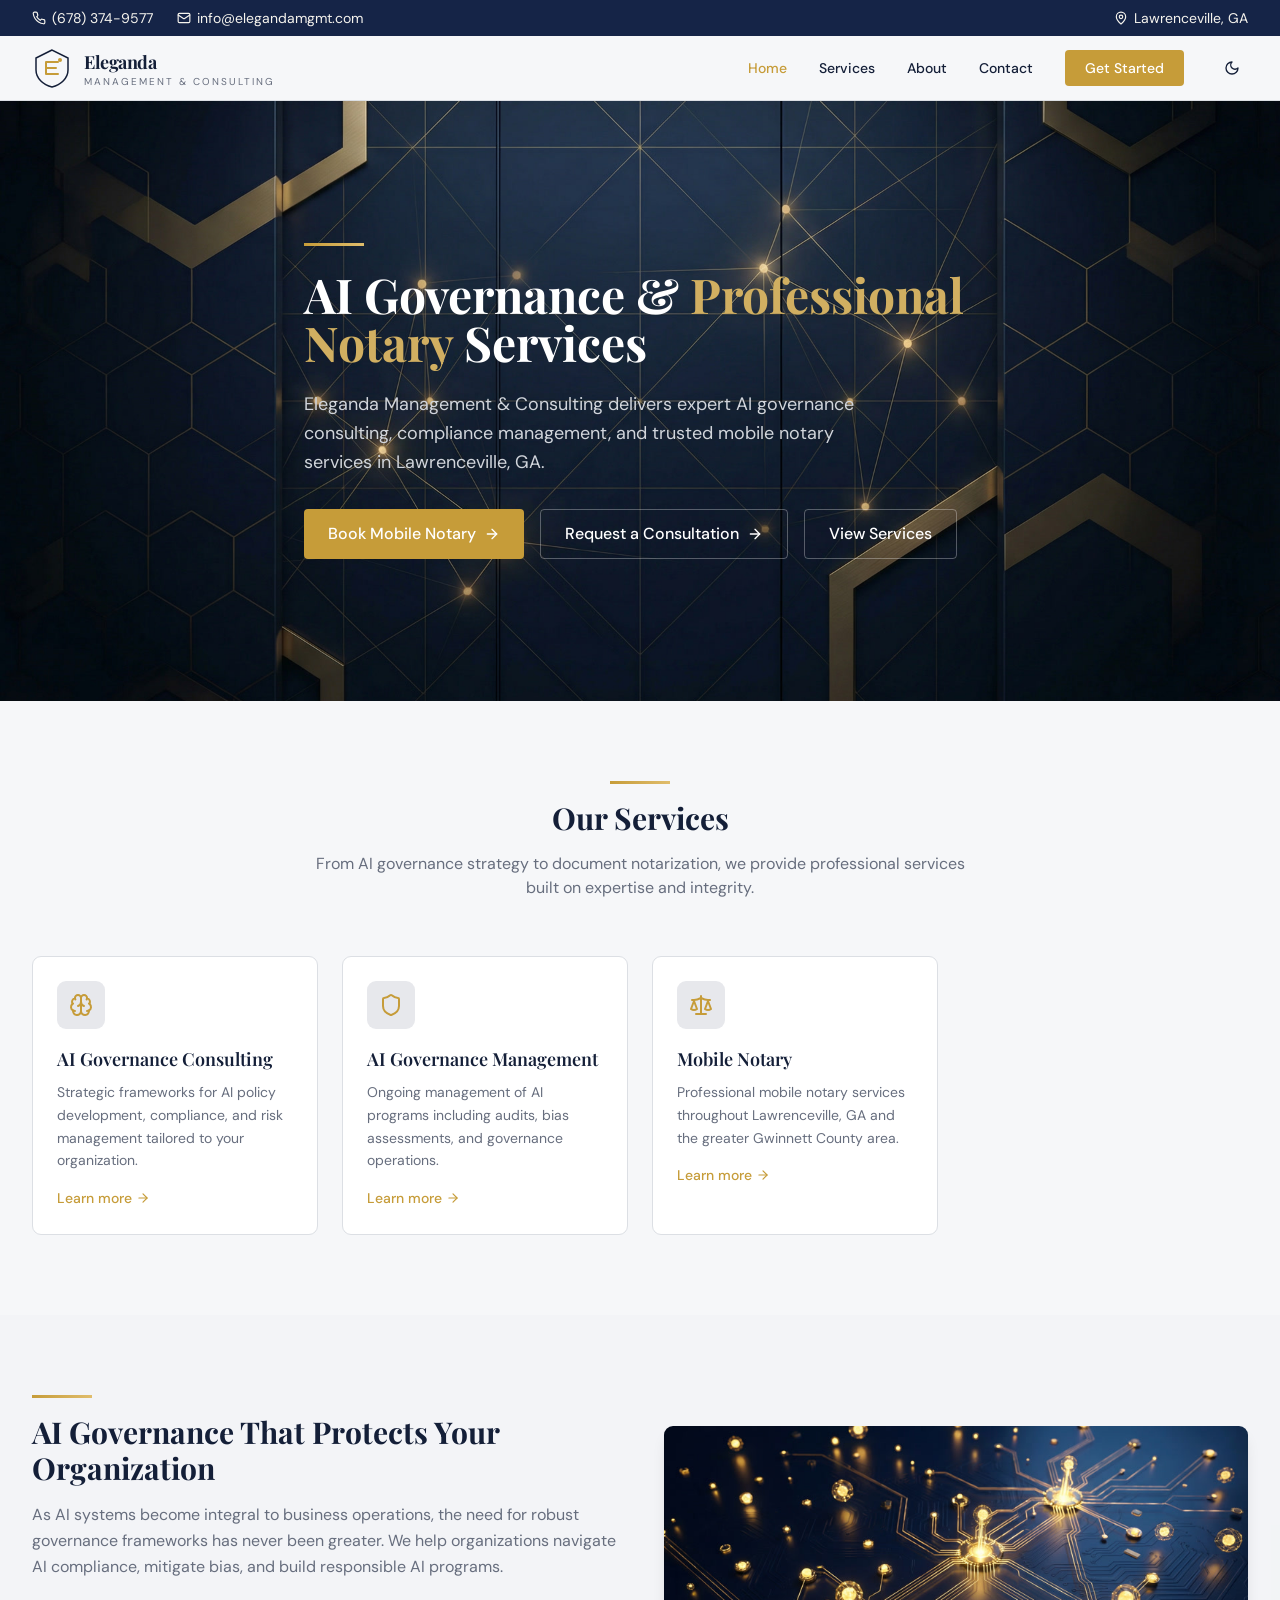
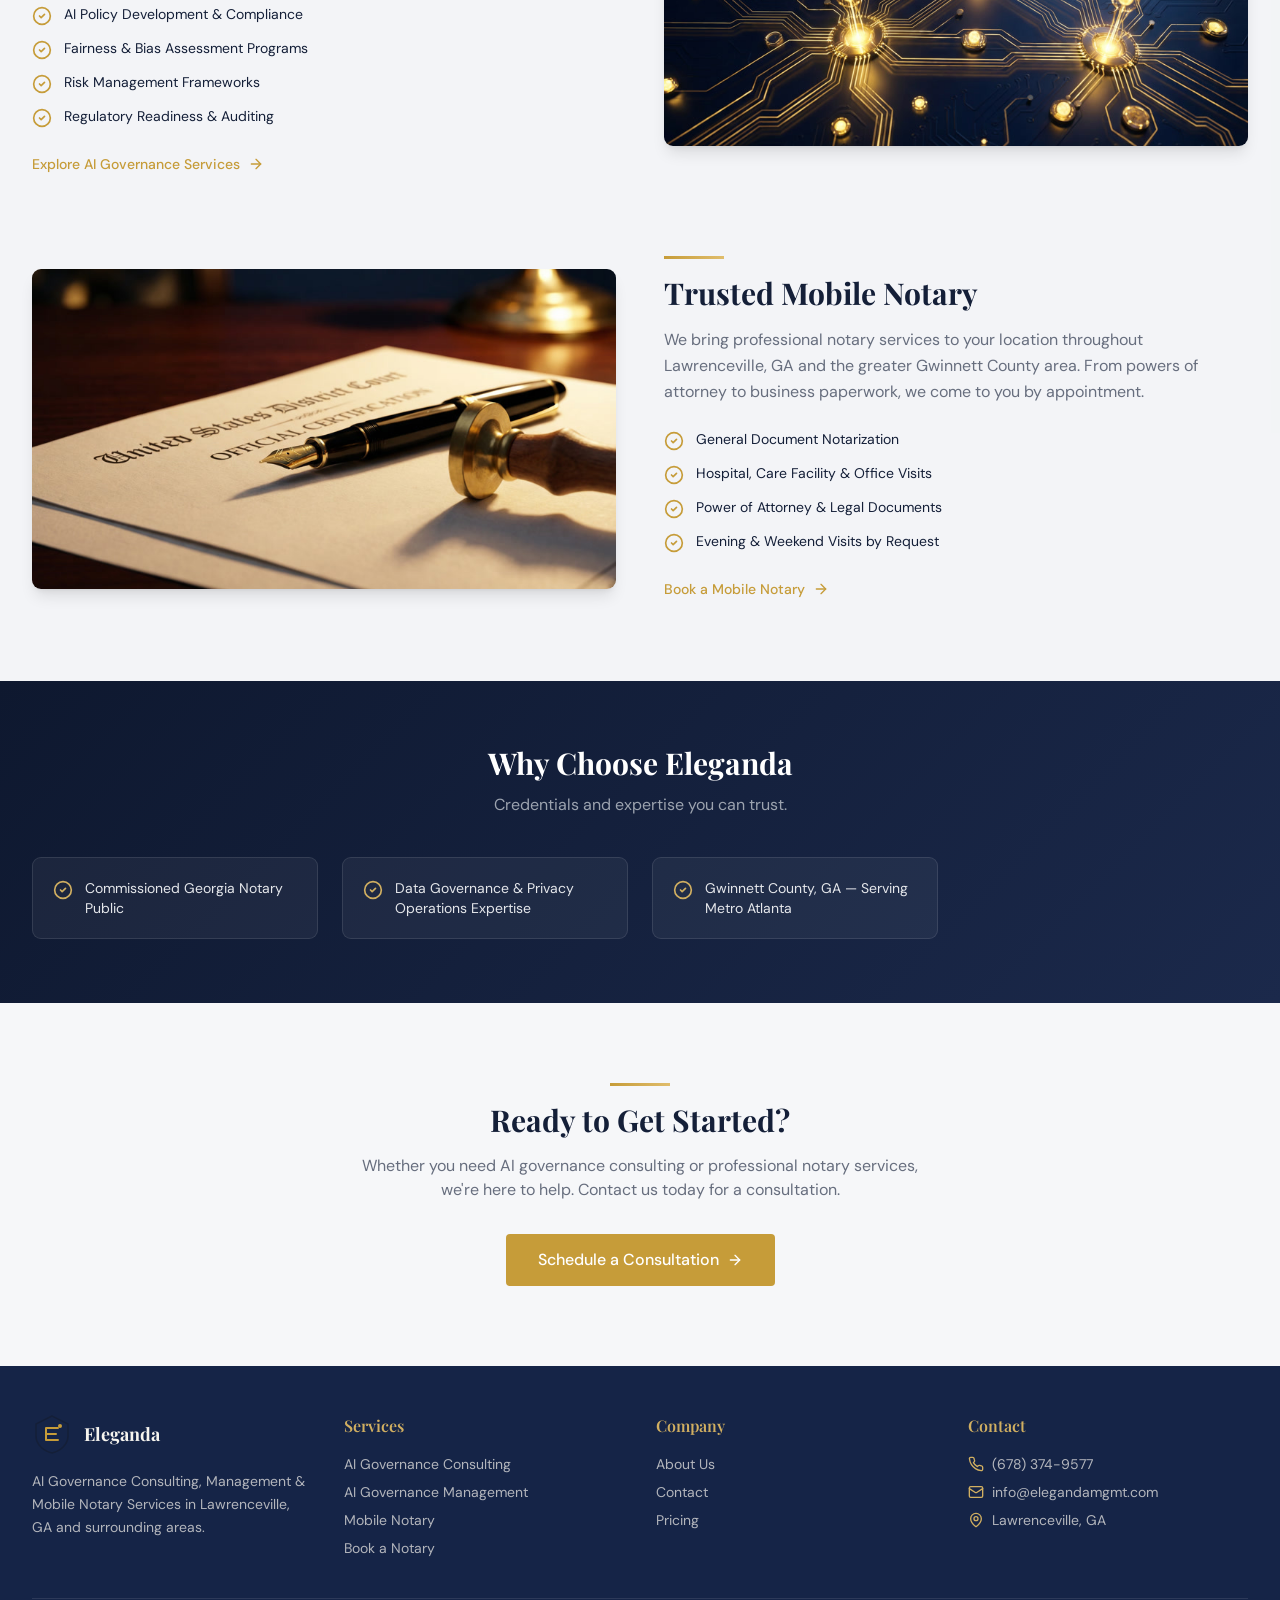
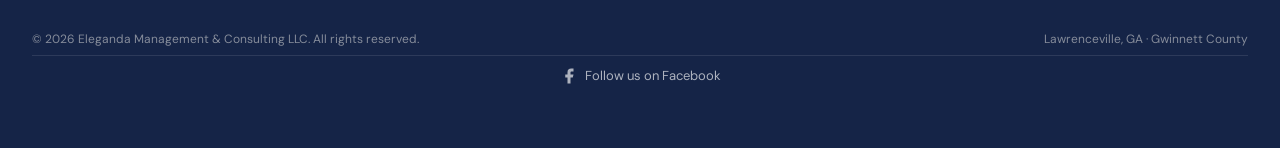
<file: index.html>
<!doctype html>
<html lang="en">
  <head>
    <meta charset="UTF-8" />
    <meta name="viewport" content="width=device-width, initial-scale=1.0, maximum-scale=1" />
    <title>Eleganda Management & Consulting LLC | AI Governance & Mobile Notary</title>
    <meta name="description" content="Eleganda Management & Consulting LLC provides AI Governance Consulting, Management, and Mobile Notary Services in Lawrenceville, GA and surrounding areas." />
    <meta property="og:title" content="Eleganda Management & Consulting LLC" />
    <meta property="og:description" content="AI Governance Consulting, Management & Mobile Notary Services — Lawrenceville, GA" />
    <meta property="og:type" content="website" />
    <link rel="icon" type="image/png" href="/favicon.png" />
    <link rel="preconnect" href="https://fonts.googleapis.com" />
    <link rel="preconnect" href="https://fonts.gstatic.com" crossorigin />
    <link href="https://fonts.googleapis.com/css2?family=DM+Sans:ital,opsz,wght@0,9..40,100..1000;1,9..40,100..1000&family=Playfair+Display:ital,wght@0,400..900;1,400..900&display=swap" rel="stylesheet" />
    <script type="module" crossorigin src="./index-5QyAV-jF.js"></script>
    <link rel="stylesheet" crossorigin href="./index-K0rZYuM-.css">
    <style>
      #eleganda-social-bar {
        display: flex;
        align-items: center;
        justify-content: center;
        gap: 12px;
        padding: 10px 0 14px;
        border-top: 1px solid rgba(255,255,255,0.1);
        margin-top: 8px;
      }
      #eleganda-social-bar a {
        display: inline-flex;
        align-items: center;
        gap: 7px;
        color: rgba(255,255,255,0.65);
        font-family: 'DM Sans', sans-serif;
        font-size: 13px;
        text-decoration: none;
        transition: color 0.2s;
      }
      #eleganda-social-bar a:hover { color: hsl(42, 55%, 60%); }
      #eleganda-social-bar svg { width: 18px; height: 18px; flex-shrink: 0; }
    </style>
  </head>
  <body>
    <div id="root"></div>
    <script>
      (function() {
        function injectSocial() {
          var footer = document.querySelector('footer');
          if (!footer || document.getElementById('eleganda-social-bar')) return;
          var footerInner = footer.querySelector('.max-w-7xl');
          if (!footerInner) return;
          var bar = document.createElement('div');
          bar.id = 'eleganda-social-bar';
          bar.innerHTML = '<a href="https://www.facebook.com/people/Eleganda-Management-Consulting-LLC/61575902671659/" target="_blank" rel="noopener noreferrer"><svg xmlns="http://www.w3.org/2000/svg" viewBox="0 0 24 24" fill="currentColor"><path d="M18 2h-3a5 5 0 0 0-5 5v3H7v4h3v8h4v-8h3l1-4h-4V7a1 1 0 0 1 1-1h3z"/></svg>Follow us on Facebook</a>';
          footerInner.appendChild(bar);
        }
        setTimeout(injectSocial, 900);
        var obs = new MutationObserver(function() {
          if (!document.getElementById('eleganda-social-bar')) injectSocial();
        });
        document.addEventListener('DOMContentLoaded', function() {
          obs.observe(document.body, { childList: true, subtree: false });
          setTimeout(injectSocial, 900);
        });
      })();
    </script>
  </body>
</html>
</file>
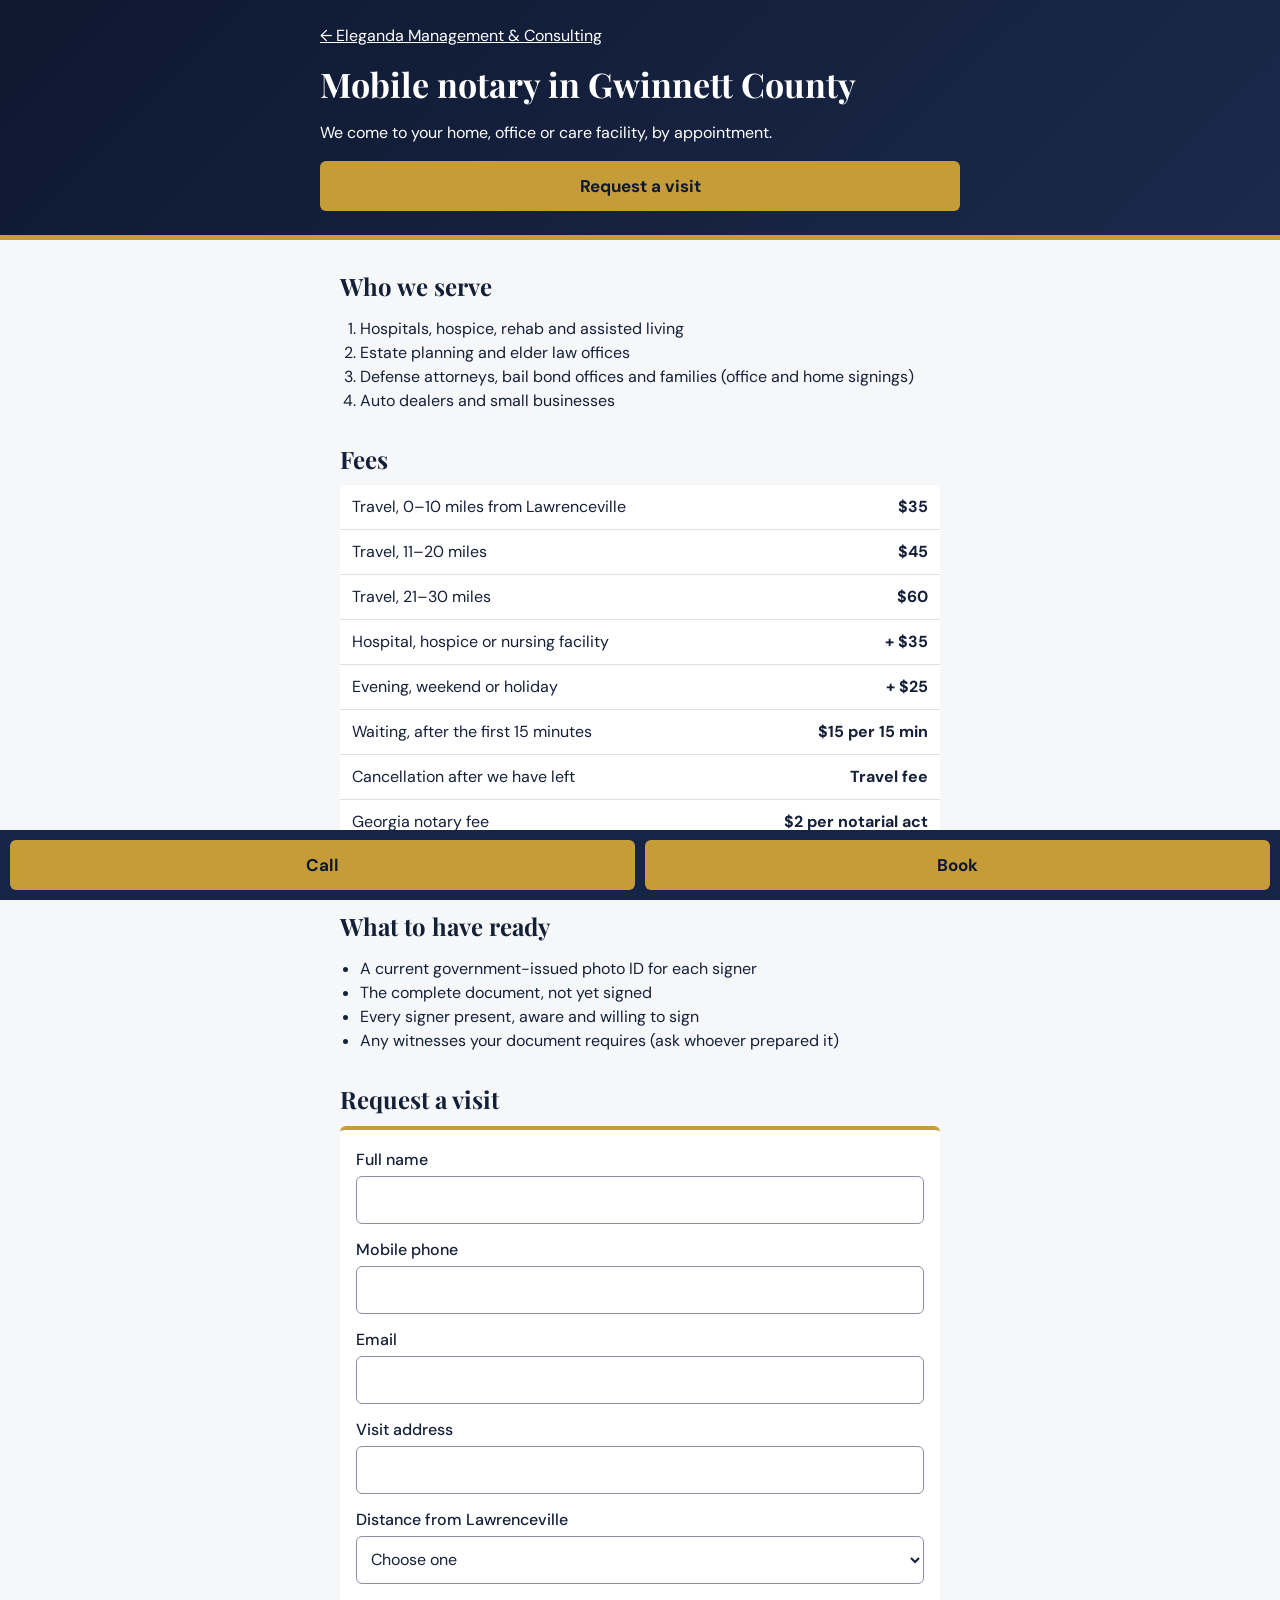
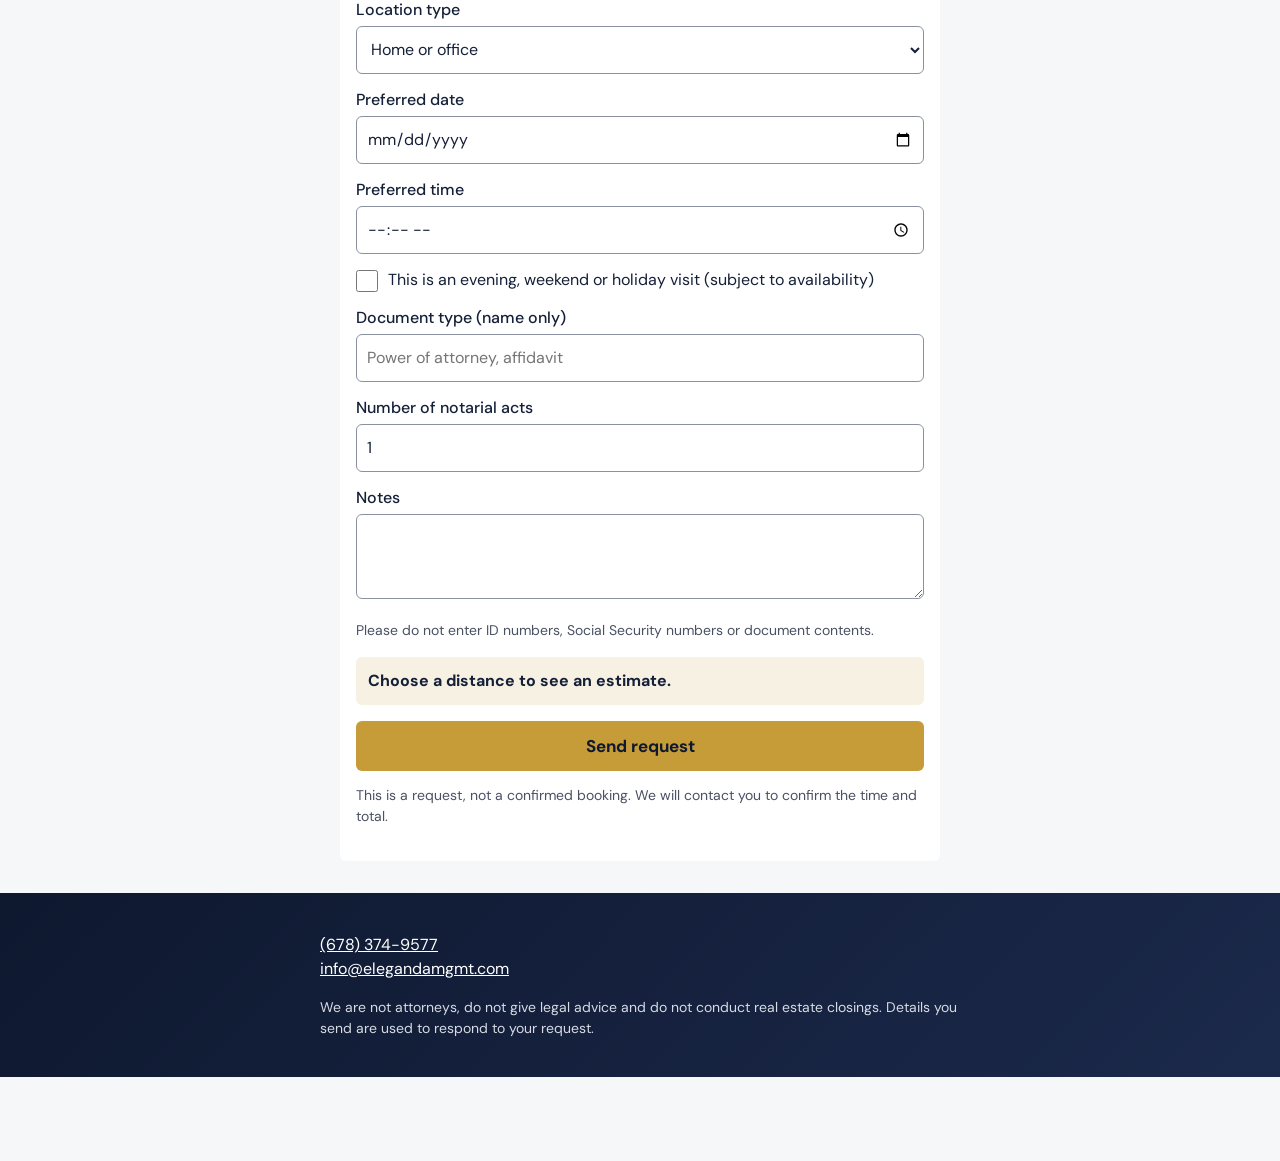
<file: mobile-notary.html>
<!doctype html>
<html lang="en">
<head>
<meta charset="utf-8">
<meta name="viewport" content="width=device-width, initial-scale=1">
<title>Mobile Notary in Gwinnett County | Book a Visit | Eleganda</title>
<meta name="description" content="Mobile notary visits across Gwinnett County, GA. Clear travel fees. Request an appointment online or call (678) 374-9577.">
<link href="https://fonts.googleapis.com/css2?family=DM+Sans:wght@400;500;700&amp;family=Playfair+Display:wght@700&amp;display=swap" rel="stylesheet">
<style>
*{box-sizing:border-box}
body{margin:0;background:#f6f7f9;color:#141f38;font:16px/1.5 "DM Sans",sans-serif;padding-bottom:84px}
header,footer{background:linear-gradient(135deg,#0e182f,#1b294b);color:#fff;padding:24px 20px}
header{border-bottom:5px solid #c69c39}
.wrap{max-width:640px;margin:0 auto}
header a,footer a{color:#fff}
h1,h2{font-family:"Playfair Display",serif;line-height:1.2}
h1{font-size:34px;margin:16px 0 8px} h2{font-size:24px;margin:32px 0 12px}
main{padding:0 20px 32px}
.btn{display:block;width:100%;text-align:center;background:#c69c39;color:#0e182f;font:700 17px "DM Sans",sans-serif;padding:14px;border:0;border-radius:6px;text-decoration:none;cursor:pointer;margin-top:16px}
header a.btn{color:#0e182f}
ol,ul{padding-left:20px}
table{width:100%;border-collapse:collapse;background:#fff}
th,td{padding:10px 12px;border-bottom:1px solid #dde0e6;text-align:left;font-weight:400}
td{text-align:right;font-weight:700}
form{background:#fff;border-top:4px solid #c69c39;padding:4px 16px 20px;border-radius:6px}
label{display:block;font-weight:500;margin-top:14px}
input,select,textarea{width:100%;min-height:48px;padding:10px;font:16px "DM Sans",sans-serif;border:1px solid #8a91a0;border-radius:6px;background:#fff;color:#141f38;margin-top:4px}
.check{display:flex;gap:10px;align-items:flex-start;font-weight:400} .check input{width:22px;min-height:22px;margin:2px 0 0}
#estimate{margin-top:16px;padding:12px;background:#f6f1e3;border-radius:6px;font-weight:700}
.small{font-size:14px;color:#4a5163} footer .small{color:#d7dbe4}
.bar{position:fixed;left:0;right:0;bottom:0;display:flex;gap:10px;padding:10px;background:#152447}
.bar a{flex:1;margin:0}
</style>
</head>
<body>
<header><div class="wrap">
<a href="/">&larr; Eleganda Management &amp; Consulting</a>
<h1>Mobile notary in Gwinnett County</h1>
<p>We come to your home, office or care facility, by appointment.</p>
<a class="btn" href="#book">Request a visit</a>
</div></header>
<main class="wrap">
<h2>Who we serve</h2>
<ol>
<li>Hospitals, hospice, rehab and assisted living</li>
<li>Estate planning and elder law offices</li>
<li>Defense attorneys, bail bond offices and families (office and home signings)</li>
<li>Auto dealers and small businesses</li>
</ol>
<h2>Fees</h2>
<table><tbody><tr><th scope="row">Travel, 0–10 miles from Lawrenceville</th><td>$35</td></tr><tr><th scope="row">Travel, 11–20 miles</th><td>$45</td></tr><tr><th scope="row">Travel, 21–30 miles</th><td>$60</td></tr><tr><th scope="row">Hospital, hospice or nursing facility</th><td>+ $35</td></tr><tr><th scope="row">Evening, weekend or holiday</th><td>+ $25</td></tr><tr><th scope="row">Waiting, after the first 15 minutes</th><td>$15 per 15 min</td></tr><tr><th scope="row">Cancellation after we have left</th><td>Travel fee</td></tr><tr><th scope="row">Georgia notary fee</th><td>$2 per notarial act</td></tr></tbody></table>
<p class="small">Your total is confirmed before we come.</p>
<h2>What to have ready</h2>
<ul>
<li>A current government-issued photo ID for each signer</li>
<li>The complete document, not yet signed</li>
<li>Every signer present, aware and willing to sign</li>
<li>Any witnesses your document requires (ask whoever prepared it)</li>
</ul>
<h2 id="book">Request a visit</h2>
<form action="https://formspree.io/f/xaqvpjer" method="POST">
<input type="hidden" name="_subject" value="Mobile notary booking request">
<input type="text" name="_gotcha" style="display:none" tabindex="-1" autocomplete="off" aria-hidden="true">
<label>Full name<input name="name" autocomplete="name" required></label>
<label>Mobile phone<input name="phone" type="tel" autocomplete="tel" required></label>
<label>Email<input name="email" type="email" autocomplete="email" required></label>
<label>Visit address<input name="address" autocomplete="street-address" required></label>
<label>Distance from Lawrenceville<select name="distance" id="distance" required><option value="">Choose one</option><option data-fee="35">0–10 miles</option><option data-fee="45">11–20 miles</option><option data-fee="60">21–30 miles</option><option>Not sure</option></select></label>
<label>Location type<select name="location_type" id="place"><option>Home or office</option><option data-fee="35">Hospital, hospice or nursing facility</option></select></label>
<label>Preferred date<input name="preferred_date" type="date" required></label>
<label>Preferred time<input name="preferred_time" type="time" required></label>
<label class="check"><input type="checkbox" name="after_hours" id="after" value="yes"> This is an evening, weekend or holiday visit (subject to availability)</label>
<label>Document type (name only)<input name="document_type" placeholder="Power of attorney, affidavit" required></label>
<label>Number of notarial acts<input name="notarial_acts" id="acts" type="number" min="1" max="50" value="1" inputmode="numeric"></label>
<label>Notes<textarea name="notes" rows="3"></textarea></label>
<p class="small">Please do not enter ID numbers, Social Security numbers or document contents.</p>
<div id="estimate" aria-live="polite">Choose a distance to see an estimate.</div>
<input type="hidden" name="estimate_shown" id="estimate_field">
<button class="btn" type="submit">Send request</button>
<p class="small">This is a request, not a confirmed booking. We will contact you to confirm the time and total.</p>
</form>
</main>
<footer><div class="wrap">
<p><a href="tel:+16783749577">(678) 374-9577</a><br><a href="mailto:info@elegandamgmt.com">info@elegandamgmt.com</a></p>
<p class="small">We are not attorneys, do not give legal advice and do not conduct real estate closings. Details you send are used to respond to your request.</p>
</div></footer>
<nav class="bar" aria-label="Quick actions"><a class="btn" href="tel:+16783749577">Call</a><a class="btn" href="#book">Book</a></nav>
<script>
(function(){
var $=function(i){return document.getElementById(i)};
function fee(id){var o=$(id).selectedOptions[0];return Number(o&&o.dataset.fee||0)}
function update(){
var travel=fee('distance'),text='Choose a distance to see an estimate.';
if(travel){var acts=Math.max(1,Math.floor(Number($('acts').value)||1));
text='Estimated total: $'+(travel+fee('place')+($('after').checked?25:0)+2*acts)+' (before any waiting time)';}
$('estimate').textContent=text;$('estimate_field').value=text;
}
['distance','place','after','acts'].forEach(function(i){$(i).addEventListener('input',update);$(i).addEventListener('change',update)});
update();
})();
</script>
</body>
</html>
</file>
<file: index-K0rZYuM-.css>
*,:before,:after{--tw-border-spacing-x: 0;--tw-border-spacing-y: 0;--tw-translate-x: 0;--tw-translate-y: 0;--tw-rotate: 0;--tw-skew-x: 0;--tw-skew-y: 0;--tw-scale-x: 1;--tw-scale-y: 1;--tw-pan-x: ;--tw-pan-y: ;--tw-pinch-zoom: ;--tw-scroll-snap-strictness: proximity;--tw-gradient-from-position: ;--tw-gradient-via-position: ;--tw-gradient-to-position: ;--tw-ordinal: ;--tw-slashed-zero: ;--tw-numeric-figure: ;--tw-numeric-spacing: ;--tw-numeric-fraction: ;--tw-ring-inset: ;--tw-ring-offset-width: 0px;--tw-ring-offset-color: #fff;--tw-ring-color: rgb(59 130 246 / .5);--tw-ring-offset-shadow: 0 0 #0000;--tw-ring-shadow: 0 0 #0000;--tw-shadow: 0 0 #0000;--tw-shadow-colored: 0 0 #0000;--tw-blur: ;--tw-brightness: ;--tw-contrast: ;--tw-grayscale: ;--tw-hue-rotate: ;--tw-invert: ;--tw-saturate: ;--tw-sepia: ;--tw-drop-shadow: ;--tw-backdrop-blur: ;--tw-backdrop-brightness: ;--tw-backdrop-contrast: ;--tw-backdrop-grayscale: ;--tw-backdrop-hue-rotate: ;--tw-backdrop-invert: ;--tw-backdrop-opacity: ;--tw-backdrop-saturate: ;--tw-backdrop-sepia: ;--tw-contain-size: ;--tw-contain-layout: ;--tw-contain-paint: ;--tw-contain-style: }::backdrop{--tw-border-spacing-x: 0;--tw-border-spacing-y: 0;--tw-translate-x: 0;--tw-translate-y: 0;--tw-rotate: 0;--tw-skew-x: 0;--tw-skew-y: 0;--tw-scale-x: 1;--tw-scale-y: 1;--tw-pan-x: ;--tw-pan-y: ;--tw-pinch-zoom: ;--tw-scroll-snap-strictness: proximity;--tw-gradient-from-position: ;--tw-gradient-via-position: ;--tw-gradient-to-position: ;--tw-ordinal: ;--tw-slashed-zero: ;--tw-numeric-figure: ;--tw-numeric-spacing: ;--tw-numeric-fraction: ;--tw-ring-inset: ;--tw-ring-offset-width: 0px;--tw-ring-offset-color: #fff;--tw-ring-color: rgb(59 130 246 / .5);--tw-ring-offset-shadow: 0 0 #0000;--tw-ring-shadow: 0 0 #0000;--tw-shadow: 0 0 #0000;--tw-shadow-colored: 0 0 #0000;--tw-blur: ;--tw-brightness: ;--tw-contrast: ;--tw-grayscale: ;--tw-hue-rotate: ;--tw-invert: ;--tw-saturate: ;--tw-sepia: ;--tw-drop-shadow: ;--tw-backdrop-blur: ;--tw-backdrop-brightness: ;--tw-backdrop-contrast: ;--tw-backdrop-grayscale: ;--tw-backdrop-hue-rotate: ;--tw-backdrop-invert: ;--tw-backdrop-opacity: ;--tw-backdrop-saturate: ;--tw-backdrop-sepia: ;--tw-contain-size: ;--tw-contain-layout: ;--tw-contain-paint: ;--tw-contain-style: }*,:before,:after{box-sizing:border-box;border-width:0;border-style:solid;border-color:#e5e7eb}:before,:after{--tw-content: ""}html,:host{line-height:1.5;-webkit-text-size-adjust:100%;-moz-tab-size:4;-o-tab-size:4;tab-size:4;font-family:var(--font-sans);font-feature-settings:normal;font-variation-settings:normal;-webkit-tap-highlight-color:transparent}body{margin:0;line-height:inherit}hr{height:0;color:inherit;border-top-width:1px}abbr:where([title]){-webkit-text-decoration:underline dotted;text-decoration:underline dotted}h1,h2,h3,h4,h5,h6{font-size:inherit;font-weight:inherit}a{color:inherit;text-decoration:inherit}b,strong{font-weight:bolder}code,kbd,samp,pre{font-family:var(--font-mono);font-feature-settings:normal;font-variation-settings:normal;font-size:1em}small{font-size:80%}sub,sup{font-size:75%;line-height:0;position:relative;vertical-align:baseline}sub{bottom:-.25em}sup{top:-.5em}table{text-indent:0;border-color:inherit;border-collapse:collapse}button,input,optgroup,select,textarea{font-family:inherit;font-feature-settings:inherit;font-variation-settings:inherit;font-size:100%;font-weight:inherit;line-height:inherit;letter-spacing:inherit;color:inherit;margin:0;padding:0}button,select{text-transform:none}button,input:where([type=button]),input:where([type=reset]),input:where([type=submit]){-webkit-appearance:button;background-color:transparent;background-image:none}:-moz-focusring{outline:auto}:-moz-ui-invalid{box-shadow:none}progress{vertical-align:baseline}::-webkit-inner-spin-button,::-webkit-outer-spin-button{height:auto}[type=search]{-webkit-appearance:textfield;outline-offset:-2px}::-webkit-search-decoration{-webkit-appearance:none}::-webkit-file-upload-button{-webkit-appearance:button;font:inherit}summary{display:list-item}blockquote,dl,dd,h1,h2,h3,h4,h5,h6,hr,figure,p,pre{margin:0}fieldset{margin:0;padding:0}legend{padding:0}ol,ul,menu{list-style:none;margin:0;padding:0}dialog{padding:0}textarea{resize:vertical}input::-moz-placeholder,textarea::-moz-placeholder{opacity:1;color:#9ca3af}input::placeholder,textarea::placeholder{opacity:1;color:#9ca3af}button,[role=button]{cursor:pointer}:disabled{cursor:default}img,svg,video,canvas,audio,iframe,embed,object{display:block;vertical-align:middle}img,video{max-width:100%;height:auto}[hidden]:where(:not([hidden=until-found])){display:none}*{--tw-border-opacity: 1;border-color:hsl(var(--border) / var(--tw-border-opacity, 1))}body{--tw-bg-opacity: 1;background-color:hsl(var(--background) / var(--tw-bg-opacity, 1));font-family:var(--font-sans);--tw-text-opacity: 1;color:hsl(var(--foreground) / var(--tw-text-opacity, 1));-webkit-font-smoothing:antialiased;-moz-osx-font-smoothing:grayscale}h1,h2,h3,h4,h5,h6{font-family:var(--font-serif)}.sr-only{position:absolute;width:1px;height:1px;padding:0;margin:-1px;overflow:hidden;clip:rect(0,0,0,0);white-space:nowrap;border-width:0}.pointer-events-none{pointer-events:none}.pointer-events-auto{pointer-events:auto}.visible{visibility:visible}.invisible{visibility:hidden}.fixed{position:fixed}.absolute{position:absolute}.relative{position:relative}.sticky{position:sticky}.inset-0{inset:0}.inset-x-0{left:0;right:0}.inset-y-0{top:0;bottom:0}.-bottom-12{bottom:-3rem}.-left-12{left:-3rem}.-right-12{right:-3rem}.-top-12{top:-3rem}.-top-3{top:-.75rem}.bottom-0{bottom:0}.left-0{left:0}.left-1{left:.25rem}.left-1\/2{left:50%}.left-2{left:.5rem}.left-\[50\%\]{left:50%}.right-0{right:0}.right-1{right:.25rem}.right-2{right:.5rem}.right-3{right:.75rem}.right-4{right:1rem}.top-0{top:0}.top-1\.5{top:.375rem}.top-1\/2{top:50%}.top-2{top:.5rem}.top-3\.5{top:.875rem}.top-4{top:1rem}.top-\[1px\]{top:1px}.top-\[50\%\]{top:50%}.top-\[60\%\]{top:60%}.top-full{top:100%}.z-10{z-index:10}.z-20{z-index:20}.z-50{z-index:50}.z-\[100\]{z-index:100}.z-\[1\]{z-index:1}.order-1{order:1}.order-2{order:2}.-mx-1{margin-left:-.25rem;margin-right:-.25rem}.mx-2{margin-left:.5rem;margin-right:.5rem}.mx-3\.5{margin-left:.875rem;margin-right:.875rem}.mx-4{margin-left:1rem;margin-right:1rem}.mx-auto{margin-left:auto;margin-right:auto}.my-0\.5{margin-top:.125rem;margin-bottom:.125rem}.my-1{margin-top:.25rem;margin-bottom:.25rem}.-ml-4{margin-left:-1rem}.-mt-4{margin-top:-1rem}.mb-1{margin-bottom:.25rem}.mb-10{margin-bottom:2.5rem}.mb-12{margin-bottom:3rem}.mb-14{margin-bottom:3.5rem}.mb-2{margin-bottom:.5rem}.mb-3{margin-bottom:.75rem}.mb-4{margin-bottom:1rem}.mb-5{margin-bottom:1.25rem}.mb-6{margin-bottom:1.5rem}.mb-8{margin-bottom:2rem}.ml-1{margin-left:.25rem}.ml-auto{margin-left:auto}.mr-2{margin-right:.5rem}.mt-0\.5{margin-top:.125rem}.mt-1\.5{margin-top:.375rem}.mt-10{margin-top:2.5rem}.mt-2{margin-top:.5rem}.mt-24{margin-top:6rem}.mt-4{margin-top:1rem}.mt-auto{margin-top:auto}.block{display:block}.flex{display:flex}.inline-flex{display:inline-flex}.table{display:table}.grid{display:grid}.hidden{display:none}.aspect-square{aspect-ratio:1 / 1}.aspect-video{aspect-ratio:16 / 9}.size-4{width:1rem;height:1rem}.h-1\.5{height:.375rem}.h-10{height:2.5rem}.h-11{height:2.75rem}.h-12{height:3rem}.h-16{height:4rem}.h-2{height:.5rem}.h-2\.5{height:.625rem}.h-3{height:.75rem}.h-3\.5{height:.875rem}.h-4{height:1rem}.h-5{height:1.25rem}.h-6{height:1.5rem}.h-7{height:1.75rem}.h-8{height:2rem}.h-80{height:20rem}.h-9{height:2.25rem}.h-\[1px\]{height:1px}.h-\[var\(--radix-navigation-menu-viewport-height\)\]{height:var(--radix-navigation-menu-viewport-height)}.h-\[var\(--radix-select-trigger-height\)\]{height:var(--radix-select-trigger-height)}.h-auto{height:auto}.h-full{height:100%}.h-px{height:1px}.h-svh{height:100svh}.max-h-\[--radix-context-menu-content-available-height\]{max-height:var(--radix-context-menu-content-available-height)}.max-h-\[--radix-select-content-available-height\]{max-height:var(--radix-select-content-available-height)}.max-h-\[300px\]{max-height:300px}.max-h-\[var\(--radix-dropdown-menu-content-available-height\)\]{max-height:var(--radix-dropdown-menu-content-available-height)}.max-h-screen{max-height:100vh}.min-h-0{min-height:0px}.min-h-10{min-height:2.5rem}.min-h-8{min-height:2rem}.min-h-9{min-height:2.25rem}.min-h-\[600px\]{min-height:600px}.min-h-\[80px\]{min-height:80px}.min-h-screen{min-height:100vh}.min-h-svh{min-height:100svh}.w-0{width:0px}.w-1{width:.25rem}.w-10{width:2.5rem}.w-11{width:2.75rem}.w-12{width:3rem}.w-2{width:.5rem}.w-2\.5{width:.625rem}.w-3{width:.75rem}.w-3\.5{width:.875rem}.w-3\/4{width:75%}.w-4{width:1rem}.w-5{width:1.25rem}.w-6{width:1.5rem}.w-64{width:16rem}.w-7{width:1.75rem}.w-72{width:18rem}.w-8{width:2rem}.w-9{width:2.25rem}.w-\[100px\]{width:100px}.w-\[1px\]{width:1px}.w-\[var\(--sidebar-width\)\]{width:var(--sidebar-width)}.w-auto{width:auto}.w-full{width:100%}.w-max{width:-moz-max-content;width:max-content}.w-px{width:1px}.min-w-0{min-width:0px}.min-w-10{min-width:2.5rem}.min-w-11{min-width:2.75rem}.min-w-5{min-width:1.25rem}.min-w-9{min-width:2.25rem}.min-w-\[12rem\]{min-width:12rem}.min-w-\[8rem\]{min-width:8rem}.min-w-\[var\(--radix-select-trigger-width\)\]{min-width:var(--radix-select-trigger-width)}.max-w-2xl{max-width:42rem}.max-w-3xl{max-width:48rem}.max-w-4xl{max-width:56rem}.max-w-7xl{max-width:80rem}.max-w-\[var\(--skeleton-width\)\]{max-width:var(--skeleton-width)}.max-w-lg{max-width:32rem}.max-w-max{max-width:-moz-max-content;max-width:max-content}.max-w-md{max-width:28rem}.max-w-xl{max-width:36rem}.flex-1{flex:1 1 0%}.flex-shrink-0,.shrink-0{flex-shrink:0}.grow{flex-grow:1}.grow-0{flex-grow:0}.basis-full{flex-basis:100%}.caption-bottom{caption-side:bottom}.border-collapse{border-collapse:collapse}.origin-\[--radix-context-menu-content-transform-origin\]{transform-origin:var(--radix-context-menu-content-transform-origin)}.origin-\[--radix-dropdown-menu-content-transform-origin\]{transform-origin:var(--radix-dropdown-menu-content-transform-origin)}.origin-\[--radix-hover-card-content-transform-origin\]{transform-origin:var(--radix-hover-card-content-transform-origin)}.origin-\[--radix-menubar-content-transform-origin\]{transform-origin:var(--radix-menubar-content-transform-origin)}.origin-\[--radix-popover-content-transform-origin\]{transform-origin:var(--radix-popover-content-transform-origin)}.origin-\[--radix-select-content-transform-origin\]{transform-origin:var(--radix-select-content-transform-origin)}.origin-\[--radix-tooltip-content-transform-origin\]{transform-origin:var(--radix-tooltip-content-transform-origin)}.-translate-x-1\/2{--tw-translate-x: -50%;transform:translate(var(--tw-translate-x),var(--tw-translate-y)) rotate(var(--tw-rotate)) skew(var(--tw-skew-x)) skewY(var(--tw-skew-y)) scaleX(var(--tw-scale-x)) scaleY(var(--tw-scale-y))}.-translate-x-px{--tw-translate-x: -1px;transform:translate(var(--tw-translate-x),var(--tw-translate-y)) rotate(var(--tw-rotate)) skew(var(--tw-skew-x)) skewY(var(--tw-skew-y)) scaleX(var(--tw-scale-x)) scaleY(var(--tw-scale-y))}.-translate-y-1\/2{--tw-translate-y: -50%;transform:translate(var(--tw-translate-x),var(--tw-translate-y)) rotate(var(--tw-rotate)) skew(var(--tw-skew-x)) skewY(var(--tw-skew-y)) scaleX(var(--tw-scale-x)) scaleY(var(--tw-scale-y))}.translate-x-\[-50\%\]{--tw-translate-x: -50%;transform:translate(var(--tw-translate-x),var(--tw-translate-y)) rotate(var(--tw-rotate)) skew(var(--tw-skew-x)) skewY(var(--tw-skew-y)) scaleX(var(--tw-scale-x)) scaleY(var(--tw-scale-y))}.translate-x-px{--tw-translate-x: 1px;transform:translate(var(--tw-translate-x),var(--tw-translate-y)) rotate(var(--tw-rotate)) skew(var(--tw-skew-x)) skewY(var(--tw-skew-y)) scaleX(var(--tw-scale-x)) scaleY(var(--tw-scale-y))}.translate-y-\[-50\%\]{--tw-translate-y: -50%;transform:translate(var(--tw-translate-x),var(--tw-translate-y)) rotate(var(--tw-rotate)) skew(var(--tw-skew-x)) skewY(var(--tw-skew-y)) scaleX(var(--tw-scale-x)) scaleY(var(--tw-scale-y))}.rotate-45{--tw-rotate: 45deg;transform:translate(var(--tw-translate-x),var(--tw-translate-y)) rotate(var(--tw-rotate)) skew(var(--tw-skew-x)) skewY(var(--tw-skew-y)) scaleX(var(--tw-scale-x)) scaleY(var(--tw-scale-y))}.rotate-90{--tw-rotate: 90deg;transform:translate(var(--tw-translate-x),var(--tw-translate-y)) rotate(var(--tw-rotate)) skew(var(--tw-skew-x)) skewY(var(--tw-skew-y)) scaleX(var(--tw-scale-x)) scaleY(var(--tw-scale-y))}.transform{transform:translate(var(--tw-translate-x),var(--tw-translate-y)) rotate(var(--tw-rotate)) skew(var(--tw-skew-x)) skewY(var(--tw-skew-y)) scaleX(var(--tw-scale-x)) scaleY(var(--tw-scale-y))}@keyframes pulse{50%{opacity:.5}}.animate-pulse{animation:pulse 2s cubic-bezier(.4,0,.6,1) infinite}.cursor-default{cursor:default}.cursor-pointer{cursor:pointer}.touch-none{touch-action:none}.select-none{-webkit-user-select:none;-moz-user-select:none;user-select:none}.list-none{list-style-type:none}.grid-cols-1{grid-template-columns:repeat(1,minmax(0,1fr))}.flex-row{flex-direction:row}.flex-col{flex-direction:column}.flex-col-reverse{flex-direction:column-reverse}.flex-wrap{flex-wrap:wrap}.items-start{align-items:flex-start}.items-end{align-items:flex-end}.items-center{align-items:center}.items-stretch{align-items:stretch}.justify-center{justify-content:center}.justify-between{justify-content:space-between}.gap-1{gap:.25rem}.gap-1\.5{gap:.375rem}.gap-12{gap:3rem}.gap-2{gap:.5rem}.gap-3{gap:.75rem}.gap-4{gap:1rem}.gap-5{gap:1.25rem}.gap-6{gap:1.5rem}.gap-8{gap:2rem}.space-x-1>:not([hidden])~:not([hidden]){--tw-space-x-reverse: 0;margin-right:calc(.25rem * var(--tw-space-x-reverse));margin-left:calc(.25rem * calc(1 - var(--tw-space-x-reverse)))}.space-x-4>:not([hidden])~:not([hidden]){--tw-space-x-reverse: 0;margin-right:calc(1rem * var(--tw-space-x-reverse));margin-left:calc(1rem * calc(1 - var(--tw-space-x-reverse)))}.space-y-1>:not([hidden])~:not([hidden]){--tw-space-y-reverse: 0;margin-top:calc(.25rem * calc(1 - var(--tw-space-y-reverse)));margin-bottom:calc(.25rem * var(--tw-space-y-reverse))}.space-y-1\.5>:not([hidden])~:not([hidden]){--tw-space-y-reverse: 0;margin-top:calc(.375rem * calc(1 - var(--tw-space-y-reverse)));margin-bottom:calc(.375rem * var(--tw-space-y-reverse))}.space-y-2>:not([hidden])~:not([hidden]){--tw-space-y-reverse: 0;margin-top:calc(.5rem * calc(1 - var(--tw-space-y-reverse)));margin-bottom:calc(.5rem * var(--tw-space-y-reverse))}.space-y-2\.5>:not([hidden])~:not([hidden]){--tw-space-y-reverse: 0;margin-top:calc(.625rem * calc(1 - var(--tw-space-y-reverse)));margin-bottom:calc(.625rem * var(--tw-space-y-reverse))}.space-y-20>:not([hidden])~:not([hidden]){--tw-space-y-reverse: 0;margin-top:calc(5rem * calc(1 - var(--tw-space-y-reverse)));margin-bottom:calc(5rem * var(--tw-space-y-reverse))}.space-y-3>:not([hidden])~:not([hidden]){--tw-space-y-reverse: 0;margin-top:calc(.75rem * calc(1 - var(--tw-space-y-reverse)));margin-bottom:calc(.75rem * var(--tw-space-y-reverse))}.space-y-4>:not([hidden])~:not([hidden]){--tw-space-y-reverse: 0;margin-top:calc(1rem * calc(1 - var(--tw-space-y-reverse)));margin-bottom:calc(1rem * var(--tw-space-y-reverse))}.space-y-5>:not([hidden])~:not([hidden]){--tw-space-y-reverse: 0;margin-top:calc(1.25rem * calc(1 - var(--tw-space-y-reverse)));margin-bottom:calc(1.25rem * var(--tw-space-y-reverse))}.space-y-6>:not([hidden])~:not([hidden]){--tw-space-y-reverse: 0;margin-top:calc(1.5rem * calc(1 - var(--tw-space-y-reverse)));margin-bottom:calc(1.5rem * var(--tw-space-y-reverse))}.overflow-auto{overflow:auto}.overflow-hidden{overflow:hidden}.overflow-y-auto{overflow-y:auto}.overflow-x-hidden{overflow-x:hidden}.whitespace-nowrap{white-space:nowrap}.break-words{overflow-wrap:break-word}.rounded{border-radius:.25rem}.rounded-\[2px\]{border-radius:2px}.rounded-\[inherit\]{border-radius:inherit}.rounded-full{border-radius:9999px}.rounded-lg{border-radius:.5625rem}.rounded-md{border-radius:.375rem}.rounded-sm{border-radius:.1875rem}.rounded-xl{border-radius:.75rem}.rounded-t-\[10px\]{border-top-left-radius:10px;border-top-right-radius:10px}.rounded-tl-sm{border-top-left-radius:.1875rem}.border{border-width:1px}.border-2{border-width:2px}.border-\[1\.5px\]{border-width:1.5px}.border-y{border-top-width:1px;border-bottom-width:1px}.border-b{border-bottom-width:1px}.border-l{border-left-width:1px}.border-r{border-right-width:1px}.border-t{border-top-width:1px}.border-dashed{border-style:dashed}.border-\[--color-border\]{border-color:var(--color-border)}.border-\[hsl\(42\,55\%\,50\%\)\]{--tw-border-opacity: 1;border-color:hsl(42 55% 50% / var(--tw-border-opacity, 1))}.border-border\/50{border-color:hsl(var(--border) / .5)}.border-card-border{--tw-border-opacity: 1;border-color:hsl(var(--card-border) / var(--tw-border-opacity, 1))}.border-destructive{--tw-border-opacity: 1;border-color:hsl(var(--destructive) / var(--tw-border-opacity, 1))}.border-destructive-border{border-color:var(--destructive-border)}.border-destructive\/50{border-color:hsl(var(--destructive) / .5)}.border-foreground\/20{border-color:hsl(var(--foreground) / .2)}.border-input{--tw-border-opacity: 1;border-color:hsl(var(--input) / var(--tw-border-opacity, 1))}.border-primary{--tw-border-opacity: 1;border-color:hsl(var(--primary) / var(--tw-border-opacity, 1))}.border-primary-border{border-color:var(--primary-border)}.border-primary-foreground\/10{border-color:hsl(var(--primary-foreground) / .1)}.border-secondary-border{border-color:var(--secondary-border)}.border-sidebar-border{--tw-border-opacity: 1;border-color:hsl(var(--sidebar-border) / var(--tw-border-opacity, 1))}.border-transparent{border-color:transparent}.border-white\/10{border-color:#ffffff1a}.border-white\/30{border-color:#ffffff4d}.border-l-transparent{border-left-color:transparent}.border-t-transparent{border-top-color:transparent}.bg-\[--color-bg\]{background-color:var(--color-bg)}.bg-\[hsl\(42\,55\%\,50\%\)\]{--tw-bg-opacity: 1;background-color:hsl(42 55% 50% / var(--tw-bg-opacity, 1))}.bg-\[hsl\(42\,55\%\,50\%\)\]\/10{background-color:#c69c391a}.bg-accent{--tw-bg-opacity: 1;background-color:hsl(var(--accent) / var(--tw-bg-opacity, 1))}.bg-background{--tw-bg-opacity: 1;background-color:hsl(var(--background) / var(--tw-bg-opacity, 1))}.bg-background\/95{background-color:hsl(var(--background) / .95)}.bg-black\/80{background-color:#000c}.bg-border{--tw-bg-opacity: 1;background-color:hsl(var(--border) / var(--tw-bg-opacity, 1))}.bg-card{--tw-bg-opacity: 1;background-color:hsl(var(--card) / var(--tw-bg-opacity, 1))}.bg-destructive{--tw-bg-opacity: 1;background-color:hsl(var(--destructive) / var(--tw-bg-opacity, 1))}.bg-foreground{--tw-bg-opacity: 1;background-color:hsl(var(--foreground) / var(--tw-bg-opacity, 1))}.bg-gray-50{--tw-bg-opacity: 1;background-color:rgb(249 250 251 / var(--tw-bg-opacity, 1))}.bg-muted{--tw-bg-opacity: 1;background-color:hsl(var(--muted) / var(--tw-bg-opacity, 1))}.bg-muted\/30{background-color:hsl(var(--muted) / .3)}.bg-muted\/50{background-color:hsl(var(--muted) / .5)}.bg-popover{--tw-bg-opacity: 1;background-color:hsl(var(--popover) / var(--tw-bg-opacity, 1))}.bg-primary{--tw-bg-opacity: 1;background-color:hsl(var(--primary) / var(--tw-bg-opacity, 1))}.bg-primary\/10{background-color:hsl(var(--primary) / .1)}.bg-secondary{--tw-bg-opacity: 1;background-color:hsl(var(--secondary) / var(--tw-bg-opacity, 1))}.bg-sidebar{--tw-bg-opacity: 1;background-color:hsl(var(--sidebar) / var(--tw-bg-opacity, 1))}.bg-sidebar-border{--tw-bg-opacity: 1;background-color:hsl(var(--sidebar-border) / var(--tw-bg-opacity, 1))}.bg-transparent{background-color:transparent}.bg-white\/5{background-color:#ffffff0d}.bg-gradient-to-r{background-image:linear-gradient(to right,var(--tw-gradient-stops))}.from-\[hsl\(222\,55\%\,10\%\)\/0\.92\]{--tw-gradient-from: hsl(222,55%,10%)/.92 var(--tw-gradient-from-position);--tw-gradient-to: rgb(255 255 255 / 0) var(--tw-gradient-to-position);--tw-gradient-stops: var(--tw-gradient-from), var(--tw-gradient-to)}.to-\[hsl\(222\,55\%\,10\%\)\/0\.75\]{--tw-gradient-to: hsl(222,55%,10%)/.75 var(--tw-gradient-to-position)}.bg-cover{background-size:cover}.bg-center{background-position:center}.fill-current{fill:currentColor}.object-cover{-o-object-fit:cover;object-fit:cover}.p-0{padding:0}.p-1{padding:.25rem}.p-2{padding:.5rem}.p-3{padding:.75rem}.p-4{padding:1rem}.p-5{padding:1.25rem}.p-6{padding:1.5rem}.p-8{padding:2rem}.p-\[1px\]{padding:1px}.px-1{padding-left:.25rem;padding-right:.25rem}.px-2{padding-left:.5rem;padding-right:.5rem}.px-2\.5{padding-left:.625rem;padding-right:.625rem}.px-3{padding-left:.75rem;padding-right:.75rem}.px-4{padding-left:1rem;padding-right:1rem}.px-5{padding-left:1.25rem;padding-right:1.25rem}.px-6{padding-left:1.5rem;padding-right:1.5rem}.px-8{padding-left:2rem;padding-right:2rem}.py-0\.5{padding-top:.125rem;padding-bottom:.125rem}.py-1{padding-top:.25rem;padding-bottom:.25rem}.py-1\.5{padding-top:.375rem;padding-bottom:.375rem}.py-12{padding-top:3rem;padding-bottom:3rem}.py-16{padding-top:4rem;padding-bottom:4rem}.py-2{padding-top:.5rem;padding-bottom:.5rem}.py-2\.5{padding-top:.625rem;padding-bottom:.625rem}.py-20{padding-top:5rem;padding-bottom:5rem}.py-24{padding-top:6rem;padding-bottom:6rem}.py-3{padding-top:.75rem;padding-bottom:.75rem}.py-3\.5{padding-top:.875rem;padding-bottom:.875rem}.py-4{padding-top:1rem;padding-bottom:1rem}.py-6{padding-top:1.5rem;padding-bottom:1.5rem}.pb-3{padding-bottom:.75rem}.pb-4{padding-bottom:1rem}.pl-2\.5{padding-left:.625rem}.pl-4{padding-left:1rem}.pl-8{padding-left:2rem}.pr-2{padding-right:.5rem}.pr-2\.5{padding-right:.625rem}.pr-8{padding-right:2rem}.pt-0{padding-top:0}.pt-1{padding-top:.25rem}.pt-3{padding-top:.75rem}.pt-4{padding-top:1rem}.pt-6{padding-top:1.5rem}.pt-8{padding-top:2rem}.text-left{text-align:left}.text-center{text-align:center}.align-middle{vertical-align:middle}.font-mono{font-family:var(--font-mono)}.font-sans{font-family:var(--font-sans)}.font-serif{font-family:var(--font-serif)}.text-2xl{font-size:1.5rem;line-height:2rem}.text-3xl{font-size:1.875rem;line-height:2.25rem}.text-\[0\.8rem\]{font-size:.8rem}.text-\[10px\]{font-size:10px}.text-base{font-size:1rem;line-height:1.5rem}.text-lg{font-size:1.125rem;line-height:1.75rem}.text-sm{font-size:.875rem;line-height:1.25rem}.text-xl{font-size:1.25rem;line-height:1.75rem}.text-xs{font-size:.75rem;line-height:1rem}.font-bold{font-weight:700}.font-medium{font-weight:500}.font-normal{font-weight:400}.font-semibold{font-weight:600}.uppercase{text-transform:uppercase}.tabular-nums{--tw-numeric-spacing: tabular-nums;font-variant-numeric:var(--tw-ordinal) var(--tw-slashed-zero) var(--tw-numeric-figure) var(--tw-numeric-spacing) var(--tw-numeric-fraction)}.leading-none{line-height:1}.leading-relaxed{line-height:1.625}.leading-tight{line-height:1.25}.tracking-\[0\.2em\]{letter-spacing:.2em}.tracking-tight{letter-spacing:-.025em}.tracking-wider{letter-spacing:.05em}.tracking-widest{letter-spacing:.1em}.text-\[hsl\(42\,55\%\,50\%\)\]{--tw-text-opacity: 1;color:hsl(42 55% 50% / var(--tw-text-opacity, 1))}.text-\[hsl\(42\,55\%\,60\%\)\]{--tw-text-opacity: 1;color:hsl(42 55% 60% / var(--tw-text-opacity, 1))}.text-accent-foreground{--tw-text-opacity: 1;color:hsl(var(--accent-foreground) / var(--tw-text-opacity, 1))}.text-card-foreground{--tw-text-opacity: 1;color:hsl(var(--card-foreground) / var(--tw-text-opacity, 1))}.text-current{color:currentColor}.text-destructive{--tw-text-opacity: 1;color:hsl(var(--destructive) / var(--tw-text-opacity, 1))}.text-destructive-foreground{--tw-text-opacity: 1;color:hsl(var(--destructive-foreground) / var(--tw-text-opacity, 1))}.text-foreground{--tw-text-opacity: 1;color:hsl(var(--foreground) / var(--tw-text-opacity, 1))}.text-foreground\/50{color:hsl(var(--foreground) / .5)}.text-gray-200{--tw-text-opacity: 1;color:rgb(229 231 235 / var(--tw-text-opacity, 1))}.text-gray-300{--tw-text-opacity: 1;color:rgb(209 213 219 / var(--tw-text-opacity, 1))}.text-gray-400{--tw-text-opacity: 1;color:rgb(156 163 175 / var(--tw-text-opacity, 1))}.text-gray-600{--tw-text-opacity: 1;color:rgb(75 85 99 / var(--tw-text-opacity, 1))}.text-gray-900{--tw-text-opacity: 1;color:rgb(17 24 39 / var(--tw-text-opacity, 1))}.text-muted-foreground{--tw-text-opacity: 1;color:hsl(var(--muted-foreground) / var(--tw-text-opacity, 1))}.text-popover-foreground{--tw-text-opacity: 1;color:hsl(var(--popover-foreground) / var(--tw-text-opacity, 1))}.text-primary{--tw-text-opacity: 1;color:hsl(var(--primary) / var(--tw-text-opacity, 1))}.text-primary-foreground{--tw-text-opacity: 1;color:hsl(var(--primary-foreground) / var(--tw-text-opacity, 1))}.text-primary-foreground\/50{color:hsl(var(--primary-foreground) / .5)}.text-primary-foreground\/70{color:hsl(var(--primary-foreground) / .7)}.text-red-500{--tw-text-opacity: 1;color:rgb(239 68 68 / var(--tw-text-opacity, 1))}.text-secondary-foreground{--tw-text-opacity: 1;color:hsl(var(--secondary-foreground) / var(--tw-text-opacity, 1))}.text-sidebar-foreground{--tw-text-opacity: 1;color:hsl(var(--sidebar-foreground) / var(--tw-text-opacity, 1))}.text-sidebar-foreground\/70{color:hsl(var(--sidebar-foreground) / .7)}.text-white{--tw-text-opacity: 1;color:rgb(255 255 255 / var(--tw-text-opacity, 1))}.opacity-0{opacity:0}.opacity-50{opacity:.5}.opacity-60{opacity:.6}.opacity-70{opacity:.7}.opacity-90{opacity:.9}.shadow-\[0_0_0_1px_hsl\(var\(--sidebar-border\)\)\]{--tw-shadow: 0 0 0 1px hsl(var(--sidebar-border));--tw-shadow-colored: 0 0 0 1px var(--tw-shadow-color);box-shadow:var(--tw-ring-offset-shadow, 0 0 #0000),var(--tw-ring-shadow, 0 0 #0000),var(--tw-shadow)}.shadow-lg{--tw-shadow: 0 10px 15px -3px rgb(0 0 0 / .1), 0 4px 6px -4px rgb(0 0 0 / .1);--tw-shadow-colored: 0 10px 15px -3px var(--tw-shadow-color), 0 4px 6px -4px var(--tw-shadow-color);box-shadow:var(--tw-ring-offset-shadow, 0 0 #0000),var(--tw-ring-shadow, 0 0 #0000),var(--tw-shadow)}.shadow-md{--tw-shadow: 0 4px 6px -1px rgb(0 0 0 / .1), 0 2px 4px -2px rgb(0 0 0 / .1);--tw-shadow-colored: 0 4px 6px -1px var(--tw-shadow-color), 0 2px 4px -2px var(--tw-shadow-color);box-shadow:var(--tw-ring-offset-shadow, 0 0 #0000),var(--tw-ring-shadow, 0 0 #0000),var(--tw-shadow)}.shadow-none{--tw-shadow: 0 0 #0000;--tw-shadow-colored: 0 0 #0000;box-shadow:var(--tw-ring-offset-shadow, 0 0 #0000),var(--tw-ring-shadow, 0 0 #0000),var(--tw-shadow)}.shadow-sm{--tw-shadow: 0 1px 2px 0 rgb(0 0 0 / .05);--tw-shadow-colored: 0 1px 2px 0 var(--tw-shadow-color);box-shadow:var(--tw-ring-offset-shadow, 0 0 #0000),var(--tw-ring-shadow, 0 0 #0000),var(--tw-shadow)}.shadow-xl{--tw-shadow: 0 20px 25px -5px rgb(0 0 0 / .1), 0 8px 10px -6px rgb(0 0 0 / .1);--tw-shadow-colored: 0 20px 25px -5px var(--tw-shadow-color), 0 8px 10px -6px var(--tw-shadow-color);box-shadow:var(--tw-ring-offset-shadow, 0 0 #0000),var(--tw-ring-shadow, 0 0 #0000),var(--tw-shadow)}.outline-none{outline:2px solid transparent;outline-offset:2px}.outline{outline-style:solid}.outline-2{outline-width:2px}.outline-offset-2{outline-offset:2px}.outline-transparent{outline-color:transparent}.ring-0{--tw-ring-offset-shadow: var(--tw-ring-inset) 0 0 0 var(--tw-ring-offset-width) var(--tw-ring-offset-color);--tw-ring-shadow: var(--tw-ring-inset) 0 0 0 calc(0px + var(--tw-ring-offset-width)) var(--tw-ring-color);box-shadow:var(--tw-ring-offset-shadow),var(--tw-ring-shadow),var(--tw-shadow, 0 0 #0000)}.ring-2{--tw-ring-offset-shadow: var(--tw-ring-inset) 0 0 0 var(--tw-ring-offset-width) var(--tw-ring-offset-color);--tw-ring-shadow: var(--tw-ring-inset) 0 0 0 calc(2px + var(--tw-ring-offset-width)) var(--tw-ring-color);box-shadow:var(--tw-ring-offset-shadow),var(--tw-ring-shadow),var(--tw-shadow, 0 0 #0000)}.ring-ring{--tw-ring-opacity: 1;--tw-ring-color: hsl(var(--ring) / var(--tw-ring-opacity, 1))}.ring-sidebar-ring{--tw-ring-opacity: 1;--tw-ring-color: hsl(var(--sidebar-ring) / var(--tw-ring-opacity, 1))}.ring-offset-background{--tw-ring-offset-color: hsl(var(--background) / 1)}.filter{filter:var(--tw-blur) var(--tw-brightness) var(--tw-contrast) var(--tw-grayscale) var(--tw-hue-rotate) var(--tw-invert) var(--tw-saturate) var(--tw-sepia) var(--tw-drop-shadow)}.backdrop-blur-md{--tw-backdrop-blur: blur(12px);-webkit-backdrop-filter:var(--tw-backdrop-blur) var(--tw-backdrop-brightness) var(--tw-backdrop-contrast) var(--tw-backdrop-grayscale) var(--tw-backdrop-hue-rotate) var(--tw-backdrop-invert) var(--tw-backdrop-opacity) var(--tw-backdrop-saturate) var(--tw-backdrop-sepia);backdrop-filter:var(--tw-backdrop-blur) var(--tw-backdrop-brightness) var(--tw-backdrop-contrast) var(--tw-backdrop-grayscale) var(--tw-backdrop-hue-rotate) var(--tw-backdrop-invert) var(--tw-backdrop-opacity) var(--tw-backdrop-saturate) var(--tw-backdrop-sepia)}.transition{transition-property:color,background-color,border-color,text-decoration-color,fill,stroke,opacity,box-shadow,transform,filter,backdrop-filter;transition-timing-function:cubic-bezier(.4,0,.2,1);transition-duration:.15s}.transition-\[left\,right\,width\]{transition-property:left,right,width;transition-timing-function:cubic-bezier(.4,0,.2,1);transition-duration:.15s}.transition-\[margin\,opacity\]{transition-property:margin,opacity;transition-timing-function:cubic-bezier(.4,0,.2,1);transition-duration:.15s}.transition-\[width\,height\,padding\]{transition-property:width,height,padding;transition-timing-function:cubic-bezier(.4,0,.2,1);transition-duration:.15s}.transition-\[width\]{transition-property:width;transition-timing-function:cubic-bezier(.4,0,.2,1);transition-duration:.15s}.transition-all{transition-property:all;transition-timing-function:cubic-bezier(.4,0,.2,1);transition-duration:.15s}.transition-colors{transition-property:color,background-color,border-color,text-decoration-color,fill,stroke;transition-timing-function:cubic-bezier(.4,0,.2,1);transition-duration:.15s}.transition-opacity{transition-property:opacity;transition-timing-function:cubic-bezier(.4,0,.2,1);transition-duration:.15s}.transition-transform{transition-property:transform;transition-timing-function:cubic-bezier(.4,0,.2,1);transition-duration:.15s}.duration-1000{transition-duration:1s}.duration-200{transition-duration:.2s}.duration-300{transition-duration:.3s}.ease-in-out{transition-timing-function:cubic-bezier(.4,0,.2,1)}.ease-linear{transition-timing-function:linear}@keyframes enter{0%{opacity:var(--tw-enter-opacity, 1);transform:translate3d(var(--tw-enter-translate-x, 0),var(--tw-enter-translate-y, 0),0) scale3d(var(--tw-enter-scale, 1),var(--tw-enter-scale, 1),var(--tw-enter-scale, 1)) rotate(var(--tw-enter-rotate, 0))}}@keyframes exit{to{opacity:var(--tw-exit-opacity, 1);transform:translate3d(var(--tw-exit-translate-x, 0),var(--tw-exit-translate-y, 0),0) scale3d(var(--tw-exit-scale, 1),var(--tw-exit-scale, 1),var(--tw-exit-scale, 1)) rotate(var(--tw-exit-rotate, 0))}}.animate-in{animation-name:enter;animation-duration:.15s;--tw-enter-opacity: initial;--tw-enter-scale: initial;--tw-enter-rotate: initial;--tw-enter-translate-x: initial;--tw-enter-translate-y: initial}.fade-in-0{--tw-enter-opacity: 0}.fade-in-80{--tw-enter-opacity: .8}.zoom-in-95{--tw-enter-scale: .95}.duration-1000{animation-duration:1s}.duration-200{animation-duration:.2s}.duration-300{animation-duration:.3s}.ease-in-out{animation-timing-function:cubic-bezier(.4,0,.2,1)}.ease-linear{animation-timing-function:linear}input[type=search]::-webkit-search-cancel-button{display:none}[contenteditable][data-placeholder]:empty:before{content:attr(data-placeholder);color:hsl(var(--muted-foreground));pointer-events:none}.border.toggle-elevate:before{inset:-1px}.hover-elevate:not(.no-default-hover-elevate),.active-elevate:not(.no-default-active-elevate),.hover-elevate-2:not(.no-default-hover-elevate),.active-elevate-2:not(.no-default-active-elevate){position:relative;z-index:0}.hover-elevate:not(.no-default-hover-elevate):after,.active-elevate:not(.no-default-active-elevate):after,.hover-elevate-2:not(.no-default-hover-elevate):after,.active-elevate-2:not(.no-default-active-elevate):after{content:"";pointer-events:none;position:absolute;inset:0;border-radius:inherit;z-index:999}.hover-elevate:hover:not(.no-default-hover-elevate):after,.active-elevate:active:not(.no-default-active-elevate):after{background-color:var(--elevate-1)}.hover-elevate-2:hover:not(.no-default-hover-elevate):after,.active-elevate-2:active:not(.no-default-active-elevate):after{background-color:var(--elevate-2)}.border.hover-elevate:not(.no-hover-interaction-elevate):after,.border.active-elevate:not(.no-active-interaction-elevate):after,.border.hover-elevate-2:not(.no-hover-interaction-elevate):after,.border.active-elevate-2:not(.no-active-interaction-elevate):after{inset:-1px}.\[border-color\:var\(--badge-outline\)\]{border-color:var(--badge-outline)}.\[border-color\:var\(--button-outline\)\]{border-color:var(--button-outline)}:root{--button-outline: rgba(0, 0, 0, .1);--badge-outline: rgba(0, 0, 0, .05);--opaque-button-border-intensity: -8;--elevate-1: rgba(0, 0, 0, .03);--elevate-2: rgba(0, 0, 0, .08);--background: 220 20% 97%;--foreground: 222 47% 15%;--border: 220 13% 88%;--card: 0 0% 100%;--card-foreground: 222 47% 15%;--card-border: 220 13% 91%;--sidebar: 222 47% 10%;--sidebar-foreground: 40 30% 95%;--sidebar-border: 222 47% 15%;--sidebar-primary: 42 55% 50%;--sidebar-primary-foreground: 0 0% 100%;--sidebar-accent: 222 40% 18%;--sidebar-accent-foreground: 40 30% 95%;--sidebar-ring: 42 55% 50%;--popover: 0 0% 100%;--popover-foreground: 222 47% 15%;--popover-border: 220 13% 88%;--primary: 222 55% 18%;--primary-foreground: 40 30% 95%;--secondary: 220 14% 92%;--secondary-foreground: 222 47% 15%;--muted: 220 14% 93%;--muted-foreground: 222 10% 45%;--accent: 42 55% 50%;--accent-foreground: 222 47% 10%;--destructive: 0 84% 42%;--destructive-foreground: 0 0% 98%;--input: 220 13% 78%;--ring: 42 55% 50%;--chart-1: 222 55% 30%;--chart-2: 42 55% 50%;--chart-3: 173 58% 39%;--chart-4: 0 84% 42%;--chart-5: 262 83% 48%;--font-sans: "DM Sans", "Inter", sans-serif;--font-serif: "Playfair Display", Georgia, serif;--font-mono: "JetBrains Mono", monospace;--radius: .5rem;--shadow-2xs: 0px 1px 2px hsl(222 55% 18% / .04);--shadow-xs: 0px 1px 3px hsl(222 55% 18% / .06);--shadow-sm: 0px 2px 4px hsl(222 55% 18% / .06), 0px 1px 2px hsl(222 55% 18% / .04);--shadow: 0px 4px 8px hsl(222 55% 18% / .06), 0px 2px 4px hsl(222 55% 18% / .04);--shadow-md: 0px 6px 12px hsl(222 55% 18% / .08), 0px 3px 6px hsl(222 55% 18% / .04);--shadow-lg: 0px 12px 24px hsl(222 55% 18% / .1), 0px 6px 12px hsl(222 55% 18% / .05);--shadow-xl: 0px 20px 40px hsl(222 55% 18% / .12), 0px 10px 20px hsl(222 55% 18% / .06);--shadow-2xl: 0px 32px 64px hsl(222 55% 18% / .16);--tracking-normal: 0em;--spacing: .25rem;--sidebar-primary-border: hsl(var(--sidebar-primary));--sidebar-accent-border: hsl(var(--sidebar-accent));--primary-border: hsl(var(--primary));--secondary-border: hsl(var(--secondary));--muted-border: hsl(var(--muted));--accent-border: hsl(var(--accent));--destructive-border: hsl(var(--destructive))}.dark{--button-outline: rgba(255, 255, 255, .1);--badge-outline: rgba(255, 255, 255, .05);--opaque-button-border-intensity: 9;--elevate-1: rgba(255, 255, 255, .04);--elevate-2: rgba(255, 255, 255, .09);--background: 222 47% 7%;--foreground: 40 15% 92%;--border: 222 30% 18%;--card: 222 40% 10%;--card-foreground: 40 15% 92%;--card-border: 222 30% 15%;--sidebar: 222 47% 6%;--sidebar-foreground: 40 15% 92%;--sidebar-border: 222 30% 14%;--sidebar-primary: 42 55% 55%;--sidebar-primary-foreground: 222 47% 7%;--sidebar-accent: 222 30% 14%;--sidebar-accent-foreground: 40 15% 92%;--sidebar-ring: 42 55% 55%;--popover: 222 40% 12%;--popover-foreground: 40 15% 92%;--popover-border: 222 30% 18%;--primary: 42 55% 55%;--primary-foreground: 222 47% 7%;--secondary: 222 30% 16%;--secondary-foreground: 40 15% 92%;--muted: 222 20% 18%;--muted-foreground: 220 10% 55%;--accent: 222 40% 15%;--accent-foreground: 42 55% 65%;--destructive: 0 70% 50%;--destructive-foreground: 0 0% 98%;--input: 222 20% 28%;--ring: 42 55% 55%;--chart-1: 222 50% 50%;--chart-2: 42 55% 55%;--chart-3: 173 58% 50%;--chart-4: 0 70% 50%;--chart-5: 262 70% 60%;--shadow-2xs: 0px 1px 2px hsl(0 0% 0% / .15);--shadow-xs: 0px 1px 3px hsl(0 0% 0% / .2);--shadow-sm: 0px 2px 4px hsl(0 0% 0% / .2), 0px 1px 2px hsl(0 0% 0% / .15);--shadow: 0px 4px 8px hsl(0 0% 0% / .2), 0px 2px 4px hsl(0 0% 0% / .15);--shadow-md: 0px 6px 12px hsl(0 0% 0% / .25), 0px 3px 6px hsl(0 0% 0% / .15);--shadow-lg: 0px 12px 24px hsl(0 0% 0% / .3), 0px 6px 12px hsl(0 0% 0% / .15);--shadow-xl: 0px 20px 40px hsl(0 0% 0% / .35), 0px 10px 20px hsl(0 0% 0% / .2);--shadow-2xl: 0px 32px 64px hsl(0 0% 0% / .4);--sidebar-primary-border: hsl(var(--sidebar-primary));--sidebar-accent-border: hsl(var(--sidebar-accent));--primary-border: hsl(var(--primary));--secondary-border: hsl(var(--secondary));--muted-border: hsl(var(--muted));--accent-border: hsl(var(--accent));--destructive-border: hsl(var(--destructive))}html{scroll-behavior:smooth}.text-gold-gradient{background:linear-gradient(135deg,#c69c39,#e0bd6c);-webkit-background-clip:text;-webkit-text-fill-color:transparent;background-clip:text}.bg-navy-gradient{background:linear-gradient(135deg,#0e182f,#1b294b)}.gold-accent-line{width:60px;height:3px;background:linear-gradient(90deg,#c69c39,#e0bd6c)}.file\:border-0::file-selector-button{border-width:0px}.file\:bg-transparent::file-selector-button{background-color:transparent}.file\:text-sm::file-selector-button{font-size:.875rem;line-height:1.25rem}.file\:font-medium::file-selector-button{font-weight:500}.file\:text-foreground::file-selector-button{--tw-text-opacity: 1;color:hsl(var(--foreground) / var(--tw-text-opacity, 1))}.placeholder\:text-muted-foreground::-moz-placeholder{--tw-text-opacity: 1;color:hsl(var(--muted-foreground) / var(--tw-text-opacity, 1))}.placeholder\:text-muted-foreground::placeholder{--tw-text-opacity: 1;color:hsl(var(--muted-foreground) / var(--tw-text-opacity, 1))}.after\:pointer-events-none:after{content:var(--tw-content);pointer-events:none}.after\:absolute:after{content:var(--tw-content);position:absolute}.after\:-inset-2:after{content:var(--tw-content);inset:-.5rem}.after\:inset-0:after{content:var(--tw-content);inset:0}.after\:inset-y-0:after{content:var(--tw-content);top:0;bottom:0}.after\:left-1\/2:after{content:var(--tw-content);left:50%}.after\:block:after{content:var(--tw-content);display:block}.after\:w-1:after{content:var(--tw-content);width:.25rem}.after\:w-\[2px\]:after{content:var(--tw-content);width:2px}.after\:-translate-x-1\/2:after{content:var(--tw-content);--tw-translate-x: -50%;transform:translate(var(--tw-translate-x),var(--tw-translate-y)) rotate(var(--tw-rotate)) skew(var(--tw-skew-x)) skewY(var(--tw-skew-y)) scaleX(var(--tw-scale-x)) scaleY(var(--tw-scale-y))}.after\:rounded-full:after{content:var(--tw-content);border-radius:9999px}.after\:border:after{content:var(--tw-content);border-width:1px}.after\:border-black\/10:after{content:var(--tw-content);border-color:#0000001a}.after\:content-\[\'\'\]:after{--tw-content: "";content:var(--tw-content)}.after\:border.toggle-elevate:after:before{content:var(--tw-content);inset:-1px}.after\:border.hover-elevate:not(.no-hover-interaction-elevate):after:after,.after\:border.active-elevate:not(.no-active-interaction-elevate):after:after,.after\:border.hover-elevate-2:not(.no-hover-interaction-elevate):after:after,.after\:border.active-elevate-2:not(.no-active-interaction-elevate):after:after{content:var(--tw-content);inset:-1px}.first\:rounded-l-md:first-child{border-top-left-radius:.375rem;border-bottom-left-radius:.375rem}.first\:border-l:first-child{border-left-width:1px}.last\:rounded-r-md:last-child{border-top-right-radius:.375rem;border-bottom-right-radius:.375rem}.focus-within\:relative:focus-within{position:relative}.focus-within\:z-20:focus-within{z-index:20}.hover\:border-\[hsl\(42\,55\%\,50\%\)\]\/50:hover{border-color:#c69c3980}.hover\:bg-\[hsl\(42\,55\%\,42\%\)\]:hover{--tw-bg-opacity: 1;background-color:hsl(42 55% 42% / var(--tw-bg-opacity, 1))}.hover\:bg-accent:hover{--tw-bg-opacity: 1;background-color:hsl(var(--accent) / var(--tw-bg-opacity, 1))}.hover\:bg-muted:hover{--tw-bg-opacity: 1;background-color:hsl(var(--muted) / var(--tw-bg-opacity, 1))}.hover\:bg-muted\/50:hover{background-color:hsl(var(--muted) / .5)}.hover\:bg-primary:hover{--tw-bg-opacity: 1;background-color:hsl(var(--primary) / var(--tw-bg-opacity, 1))}.hover\:bg-secondary:hover{--tw-bg-opacity: 1;background-color:hsl(var(--secondary) / var(--tw-bg-opacity, 1))}.hover\:bg-sidebar-accent:hover{--tw-bg-opacity: 1;background-color:hsl(var(--sidebar-accent) / var(--tw-bg-opacity, 1))}.hover\:bg-white\/10:hover{background-color:#ffffff1a}.hover\:text-\[hsl\(42\,55\%\,50\%\)\]:hover{--tw-text-opacity: 1;color:hsl(42 55% 50% / var(--tw-text-opacity, 1))}.hover\:text-\[hsl\(42\,55\%\,60\%\)\]:hover{--tw-text-opacity: 1;color:hsl(42 55% 60% / var(--tw-text-opacity, 1))}.hover\:text-accent-foreground:hover{--tw-text-opacity: 1;color:hsl(var(--accent-foreground) / var(--tw-text-opacity, 1))}.hover\:text-foreground:hover{--tw-text-opacity: 1;color:hsl(var(--foreground) / var(--tw-text-opacity, 1))}.hover\:text-muted-foreground:hover{--tw-text-opacity: 1;color:hsl(var(--muted-foreground) / var(--tw-text-opacity, 1))}.hover\:text-primary-foreground:hover{--tw-text-opacity: 1;color:hsl(var(--primary-foreground) / var(--tw-text-opacity, 1))}.hover\:text-sidebar-accent-foreground:hover{--tw-text-opacity: 1;color:hsl(var(--sidebar-accent-foreground) / var(--tw-text-opacity, 1))}.hover\:underline:hover{text-decoration-line:underline}.hover\:opacity-100:hover{opacity:1}.hover\:shadow-\[0_0_0_1px_hsl\(var\(--sidebar-accent\)\)\]:hover{--tw-shadow: 0 0 0 1px hsl(var(--sidebar-accent));--tw-shadow-colored: 0 0 0 1px var(--tw-shadow-color);box-shadow:var(--tw-ring-offset-shadow, 0 0 #0000),var(--tw-ring-shadow, 0 0 #0000),var(--tw-shadow)}.hover\:shadow-lg:hover{--tw-shadow: 0 10px 15px -3px rgb(0 0 0 / .1), 0 4px 6px -4px rgb(0 0 0 / .1);--tw-shadow-colored: 0 10px 15px -3px var(--tw-shadow-color), 0 4px 6px -4px var(--tw-shadow-color);box-shadow:var(--tw-ring-offset-shadow, 0 0 #0000),var(--tw-ring-shadow, 0 0 #0000),var(--tw-shadow)}.hover\:after\:bg-sidebar-border:hover:after{content:var(--tw-content);--tw-bg-opacity: 1;background-color:hsl(var(--sidebar-border) / var(--tw-bg-opacity, 1))}.focus\:bg-accent:focus{--tw-bg-opacity: 1;background-color:hsl(var(--accent) / var(--tw-bg-opacity, 1))}.focus\:bg-primary:focus{--tw-bg-opacity: 1;background-color:hsl(var(--primary) / var(--tw-bg-opacity, 1))}.focus\:text-accent-foreground:focus{--tw-text-opacity: 1;color:hsl(var(--accent-foreground) / var(--tw-text-opacity, 1))}.focus\:text-primary-foreground:focus{--tw-text-opacity: 1;color:hsl(var(--primary-foreground) / var(--tw-text-opacity, 1))}.focus\:opacity-100:focus{opacity:1}.focus\:outline-none:focus{outline:2px solid transparent;outline-offset:2px}.focus\:ring-2:focus{--tw-ring-offset-shadow: var(--tw-ring-inset) 0 0 0 var(--tw-ring-offset-width) var(--tw-ring-offset-color);--tw-ring-shadow: var(--tw-ring-inset) 0 0 0 calc(2px + var(--tw-ring-offset-width)) var(--tw-ring-color);box-shadow:var(--tw-ring-offset-shadow),var(--tw-ring-shadow),var(--tw-shadow, 0 0 #0000)}.focus\:ring-ring:focus{--tw-ring-opacity: 1;--tw-ring-color: hsl(var(--ring) / var(--tw-ring-opacity, 1))}.focus\:ring-offset-2:focus{--tw-ring-offset-width: 2px}.focus-visible\:outline-none:focus-visible{outline:2px solid transparent;outline-offset:2px}.focus-visible\:ring-1:focus-visible{--tw-ring-offset-shadow: var(--tw-ring-inset) 0 0 0 var(--tw-ring-offset-width) var(--tw-ring-offset-color);--tw-ring-shadow: var(--tw-ring-inset) 0 0 0 calc(1px + var(--tw-ring-offset-width)) var(--tw-ring-color);box-shadow:var(--tw-ring-offset-shadow),var(--tw-ring-shadow),var(--tw-shadow, 0 0 #0000)}.focus-visible\:ring-2:focus-visible{--tw-ring-offset-shadow: var(--tw-ring-inset) 0 0 0 var(--tw-ring-offset-width) var(--tw-ring-offset-color);--tw-ring-shadow: var(--tw-ring-inset) 0 0 0 calc(2px + var(--tw-ring-offset-width)) var(--tw-ring-color);box-shadow:var(--tw-ring-offset-shadow),var(--tw-ring-shadow),var(--tw-shadow, 0 0 #0000)}.focus-visible\:ring-ring:focus-visible{--tw-ring-opacity: 1;--tw-ring-color: hsl(var(--ring) / var(--tw-ring-opacity, 1))}.focus-visible\:ring-offset-1:focus-visible{--tw-ring-offset-width: 1px}.focus-visible\:ring-offset-2:focus-visible{--tw-ring-offset-width: 2px}.focus-visible\:ring-offset-background:focus-visible{--tw-ring-offset-color: hsl(var(--background) / 1)}.active\:bg-sidebar-accent:active{--tw-bg-opacity: 1;background-color:hsl(var(--sidebar-accent) / var(--tw-bg-opacity, 1))}.active\:text-sidebar-accent-foreground:active{--tw-text-opacity: 1;color:hsl(var(--sidebar-accent-foreground) / var(--tw-text-opacity, 1))}.active\:shadow-none:active{--tw-shadow: 0 0 #0000;--tw-shadow-colored: 0 0 #0000;box-shadow:var(--tw-ring-offset-shadow, 0 0 #0000),var(--tw-ring-shadow, 0 0 #0000),var(--tw-shadow)}.disabled\:pointer-events-none:disabled{pointer-events:none}.disabled\:cursor-not-allowed:disabled{cursor:not-allowed}.disabled\:opacity-50:disabled{opacity:.5}.group\/menu-item:focus-within .group-focus-within\/menu-item\:opacity-100{opacity:1}.group:hover .group-hover\:gap-2{gap:.5rem}.group:hover .group-hover\:bg-\[hsl\(42\,55\%\,50\%\)\]\/10{background-color:#c69c391a}.group\/menu-item:hover .group-hover\/menu-item\:opacity-100,.group:hover .group-hover\:opacity-100{opacity:1}.group.destructive .group-\[\.destructive\]\:border-muted\/40{border-color:hsl(var(--muted) / .4)}.group.destructive .group-\[\.destructive\]\:text-red-300{--tw-text-opacity: 1;color:rgb(252 165 165 / var(--tw-text-opacity, 1))}.group.destructive .group-\[\.destructive\]\:hover\:border-destructive\/30:hover{border-color:hsl(var(--destructive) / .3)}.group.destructive .group-\[\.destructive\]\:hover\:bg-destructive:hover{--tw-bg-opacity: 1;background-color:hsl(var(--destructive) / var(--tw-bg-opacity, 1))}.group.destructive .group-\[\.destructive\]\:hover\:text-destructive-foreground:hover{--tw-text-opacity: 1;color:hsl(var(--destructive-foreground) / var(--tw-text-opacity, 1))}.group.destructive .group-\[\.destructive\]\:hover\:text-red-50:hover{--tw-text-opacity: 1;color:rgb(254 242 242 / var(--tw-text-opacity, 1))}.group.destructive .group-\[\.destructive\]\:focus\:ring-destructive:focus{--tw-ring-opacity: 1;--tw-ring-color: hsl(var(--destructive) / var(--tw-ring-opacity, 1))}.group.destructive .group-\[\.destructive\]\:focus\:ring-red-400:focus{--tw-ring-opacity: 1;--tw-ring-color: rgb(248 113 113 / var(--tw-ring-opacity, 1))}.group.destructive .group-\[\.destructive\]\:focus\:ring-offset-red-600:focus{--tw-ring-offset-color: #dc2626}.peer\/menu-button:hover~.peer-hover\/menu-button\:text-sidebar-accent-foreground{--tw-text-opacity: 1;color:hsl(var(--sidebar-accent-foreground) / var(--tw-text-opacity, 1))}.peer:disabled~.peer-disabled\:cursor-not-allowed{cursor:not-allowed}.peer:disabled~.peer-disabled\:opacity-70{opacity:.7}.has-\[\:disabled\]\:opacity-50:has(:disabled){opacity:.5}.aria-disabled\:pointer-events-none[aria-disabled=true]{pointer-events:none}.aria-disabled\:opacity-50[aria-disabled=true]{opacity:.5}.aria-selected\:bg-accent[aria-selected=true]{--tw-bg-opacity: 1;background-color:hsl(var(--accent) / var(--tw-bg-opacity, 1))}.aria-selected\:bg-accent\/50[aria-selected=true]{background-color:hsl(var(--accent) / .5)}.aria-selected\:text-accent-foreground[aria-selected=true]{--tw-text-opacity: 1;color:hsl(var(--accent-foreground) / var(--tw-text-opacity, 1))}.aria-selected\:text-muted-foreground[aria-selected=true]{--tw-text-opacity: 1;color:hsl(var(--muted-foreground) / var(--tw-text-opacity, 1))}.aria-selected\:opacity-100[aria-selected=true]{opacity:1}.data-\[disabled\=true\]\:pointer-events-none[data-disabled=true],.data-\[disabled\]\:pointer-events-none[data-disabled]{pointer-events:none}.data-\[panel-group-direction\=vertical\]\:h-px[data-panel-group-direction=vertical]{height:1px}.data-\[panel-group-direction\=vertical\]\:w-full[data-panel-group-direction=vertical]{width:100%}.data-\[side\=bottom\]\:translate-y-1[data-side=bottom]{--tw-translate-y: .25rem;transform:translate(var(--tw-translate-x),var(--tw-translate-y)) rotate(var(--tw-rotate)) skew(var(--tw-skew-x)) skewY(var(--tw-skew-y)) scaleX(var(--tw-scale-x)) scaleY(var(--tw-scale-y))}.data-\[side\=left\]\:-translate-x-1[data-side=left]{--tw-translate-x: -.25rem;transform:translate(var(--tw-translate-x),var(--tw-translate-y)) rotate(var(--tw-rotate)) skew(var(--tw-skew-x)) skewY(var(--tw-skew-y)) scaleX(var(--tw-scale-x)) scaleY(var(--tw-scale-y))}.data-\[side\=right\]\:translate-x-1[data-side=right]{--tw-translate-x: .25rem;transform:translate(var(--tw-translate-x),var(--tw-translate-y)) rotate(var(--tw-rotate)) skew(var(--tw-skew-x)) skewY(var(--tw-skew-y)) scaleX(var(--tw-scale-x)) scaleY(var(--tw-scale-y))}.data-\[side\=top\]\:-translate-y-1[data-side=top]{--tw-translate-y: -.25rem;transform:translate(var(--tw-translate-x),var(--tw-translate-y)) rotate(var(--tw-rotate)) skew(var(--tw-skew-x)) skewY(var(--tw-skew-y)) scaleX(var(--tw-scale-x)) scaleY(var(--tw-scale-y))}.data-\[state\=checked\]\:translate-x-5[data-state=checked]{--tw-translate-x: 1.25rem;transform:translate(var(--tw-translate-x),var(--tw-translate-y)) rotate(var(--tw-rotate)) skew(var(--tw-skew-x)) skewY(var(--tw-skew-y)) scaleX(var(--tw-scale-x)) scaleY(var(--tw-scale-y))}.data-\[state\=unchecked\]\:translate-x-0[data-state=unchecked],.data-\[swipe\=cancel\]\:translate-x-0[data-swipe=cancel]{--tw-translate-x: 0px;transform:translate(var(--tw-translate-x),var(--tw-translate-y)) rotate(var(--tw-rotate)) skew(var(--tw-skew-x)) skewY(var(--tw-skew-y)) scaleX(var(--tw-scale-x)) scaleY(var(--tw-scale-y))}.data-\[swipe\=end\]\:translate-x-\[var\(--radix-toast-swipe-end-x\)\][data-swipe=end]{--tw-translate-x: var(--radix-toast-swipe-end-x);transform:translate(var(--tw-translate-x),var(--tw-translate-y)) rotate(var(--tw-rotate)) skew(var(--tw-skew-x)) skewY(var(--tw-skew-y)) scaleX(var(--tw-scale-x)) scaleY(var(--tw-scale-y))}.data-\[swipe\=move\]\:translate-x-\[var\(--radix-toast-swipe-move-x\)\][data-swipe=move]{--tw-translate-x: var(--radix-toast-swipe-move-x);transform:translate(var(--tw-translate-x),var(--tw-translate-y)) rotate(var(--tw-rotate)) skew(var(--tw-skew-x)) skewY(var(--tw-skew-y)) scaleX(var(--tw-scale-x)) scaleY(var(--tw-scale-y))}@keyframes accordion-up{0%{height:var(--radix-accordion-content-height)}to{height:0}}.data-\[state\=closed\]\:animate-accordion-up[data-state=closed]{animation:accordion-up .2s ease-out}@keyframes accordion-down{0%{height:0}to{height:var(--radix-accordion-content-height)}}.data-\[state\=open\]\:animate-accordion-down[data-state=open]{animation:accordion-down .2s ease-out}.data-\[panel-group-direction\=vertical\]\:flex-col[data-panel-group-direction=vertical]{flex-direction:column}.data-\[active\=true\]\:bg-sidebar-accent[data-active=true]{--tw-bg-opacity: 1;background-color:hsl(var(--sidebar-accent) / var(--tw-bg-opacity, 1))}.data-\[selected\=\'true\'\]\:bg-accent[data-selected=true]{--tw-bg-opacity: 1;background-color:hsl(var(--accent) / var(--tw-bg-opacity, 1))}.data-\[state\=active\]\:bg-background[data-state=active]{--tw-bg-opacity: 1;background-color:hsl(var(--background) / var(--tw-bg-opacity, 1))}.data-\[state\=checked\]\:bg-primary[data-state=checked]{--tw-bg-opacity: 1;background-color:hsl(var(--primary) / var(--tw-bg-opacity, 1))}.data-\[state\=on\]\:bg-accent[data-state=on],.data-\[state\=open\]\:bg-accent[data-state=open]{--tw-bg-opacity: 1;background-color:hsl(var(--accent) / var(--tw-bg-opacity, 1))}.data-\[state\=open\]\:bg-accent\/50[data-state=open]{background-color:hsl(var(--accent) / .5)}.data-\[state\=open\]\:bg-secondary[data-state=open]{--tw-bg-opacity: 1;background-color:hsl(var(--secondary) / var(--tw-bg-opacity, 1))}.data-\[state\=selected\]\:bg-muted[data-state=selected]{--tw-bg-opacity: 1;background-color:hsl(var(--muted) / var(--tw-bg-opacity, 1))}.data-\[state\=unchecked\]\:bg-input[data-state=unchecked]{--tw-bg-opacity: 1;background-color:hsl(var(--input) / var(--tw-bg-opacity, 1))}.data-\[active\=true\]\:font-medium[data-active=true]{font-weight:500}.data-\[active\=true\]\:text-sidebar-accent-foreground[data-active=true]{--tw-text-opacity: 1;color:hsl(var(--sidebar-accent-foreground) / var(--tw-text-opacity, 1))}.data-\[placeholder\]\:text-muted-foreground[data-placeholder]{--tw-text-opacity: 1;color:hsl(var(--muted-foreground) / var(--tw-text-opacity, 1))}.data-\[selected\=true\]\:text-accent-foreground[data-selected=true]{--tw-text-opacity: 1;color:hsl(var(--accent-foreground) / var(--tw-text-opacity, 1))}.data-\[state\=active\]\:text-foreground[data-state=active]{--tw-text-opacity: 1;color:hsl(var(--foreground) / var(--tw-text-opacity, 1))}.data-\[state\=checked\]\:text-primary-foreground[data-state=checked]{--tw-text-opacity: 1;color:hsl(var(--primary-foreground) / var(--tw-text-opacity, 1))}.data-\[state\=on\]\:text-accent-foreground[data-state=on],.data-\[state\=open\]\:text-accent-foreground[data-state=open]{--tw-text-opacity: 1;color:hsl(var(--accent-foreground) / var(--tw-text-opacity, 1))}.data-\[state\=open\]\:text-muted-foreground[data-state=open]{--tw-text-opacity: 1;color:hsl(var(--muted-foreground) / var(--tw-text-opacity, 1))}.data-\[disabled\=true\]\:opacity-50[data-disabled=true],.data-\[disabled\]\:opacity-50[data-disabled]{opacity:.5}.data-\[state\=open\]\:opacity-100[data-state=open]{opacity:1}.data-\[state\=active\]\:shadow-sm[data-state=active]{--tw-shadow: 0 1px 2px 0 rgb(0 0 0 / .05);--tw-shadow-colored: 0 1px 2px 0 var(--tw-shadow-color);box-shadow:var(--tw-ring-offset-shadow, 0 0 #0000),var(--tw-ring-shadow, 0 0 #0000),var(--tw-shadow)}.data-\[swipe\=move\]\:transition-none[data-swipe=move]{transition-property:none}.data-\[state\=closed\]\:duration-300[data-state=closed]{transition-duration:.3s}.data-\[state\=open\]\:duration-500[data-state=open]{transition-duration:.5s}.data-\[motion\^\=from-\]\:animate-in[data-motion^=from-],.data-\[state\=open\]\:animate-in[data-state=open],.data-\[state\=visible\]\:animate-in[data-state=visible]{animation-name:enter;animation-duration:.15s;--tw-enter-opacity: initial;--tw-enter-scale: initial;--tw-enter-rotate: initial;--tw-enter-translate-x: initial;--tw-enter-translate-y: initial}.data-\[motion\^\=to-\]\:animate-out[data-motion^=to-],.data-\[state\=closed\]\:animate-out[data-state=closed],.data-\[state\=hidden\]\:animate-out[data-state=hidden],.data-\[swipe\=end\]\:animate-out[data-swipe=end]{animation-name:exit;animation-duration:.15s;--tw-exit-opacity: initial;--tw-exit-scale: initial;--tw-exit-rotate: initial;--tw-exit-translate-x: initial;--tw-exit-translate-y: initial}.data-\[motion\^\=from-\]\:fade-in[data-motion^=from-]{--tw-enter-opacity: 0}.data-\[motion\^\=to-\]\:fade-out[data-motion^=to-],.data-\[state\=closed\]\:fade-out-0[data-state=closed]{--tw-exit-opacity: 0}.data-\[state\=closed\]\:fade-out-80[data-state=closed]{--tw-exit-opacity: .8}.data-\[state\=hidden\]\:fade-out[data-state=hidden]{--tw-exit-opacity: 0}.data-\[state\=open\]\:fade-in-0[data-state=open],.data-\[state\=visible\]\:fade-in[data-state=visible]{--tw-enter-opacity: 0}.data-\[state\=closed\]\:zoom-out-95[data-state=closed]{--tw-exit-scale: .95}.data-\[state\=open\]\:zoom-in-90[data-state=open]{--tw-enter-scale: .9}.data-\[state\=open\]\:zoom-in-95[data-state=open]{--tw-enter-scale: .95}.data-\[motion\=from-end\]\:slide-in-from-right-52[data-motion=from-end]{--tw-enter-translate-x: 13rem}.data-\[motion\=from-start\]\:slide-in-from-left-52[data-motion=from-start]{--tw-enter-translate-x: -13rem}.data-\[motion\=to-end\]\:slide-out-to-right-52[data-motion=to-end]{--tw-exit-translate-x: 13rem}.data-\[motion\=to-start\]\:slide-out-to-left-52[data-motion=to-start]{--tw-exit-translate-x: -13rem}.data-\[side\=bottom\]\:slide-in-from-top-2[data-side=bottom]{--tw-enter-translate-y: -.5rem}.data-\[side\=left\]\:slide-in-from-right-2[data-side=left]{--tw-enter-translate-x: .5rem}.data-\[side\=right\]\:slide-in-from-left-2[data-side=right]{--tw-enter-translate-x: -.5rem}.data-\[side\=top\]\:slide-in-from-bottom-2[data-side=top]{--tw-enter-translate-y: .5rem}.data-\[state\=closed\]\:slide-out-to-bottom[data-state=closed]{--tw-exit-translate-y: 100%}.data-\[state\=closed\]\:slide-out-to-left[data-state=closed]{--tw-exit-translate-x: -100%}.data-\[state\=closed\]\:slide-out-to-left-1\/2[data-state=closed]{--tw-exit-translate-x: -50%}.data-\[state\=closed\]\:slide-out-to-right[data-state=closed],.data-\[state\=closed\]\:slide-out-to-right-full[data-state=closed]{--tw-exit-translate-x: 100%}.data-\[state\=closed\]\:slide-out-to-top[data-state=closed]{--tw-exit-translate-y: -100%}.data-\[state\=closed\]\:slide-out-to-top-\[48\%\][data-state=closed]{--tw-exit-translate-y: -48%}.data-\[state\=open\]\:slide-in-from-bottom[data-state=open]{--tw-enter-translate-y: 100%}.data-\[state\=open\]\:slide-in-from-left[data-state=open]{--tw-enter-translate-x: -100%}.data-\[state\=open\]\:slide-in-from-left-1\/2[data-state=open]{--tw-enter-translate-x: -50%}.data-\[state\=open\]\:slide-in-from-right[data-state=open]{--tw-enter-translate-x: 100%}.data-\[state\=open\]\:slide-in-from-top[data-state=open]{--tw-enter-translate-y: -100%}.data-\[state\=open\]\:slide-in-from-top-\[48\%\][data-state=open]{--tw-enter-translate-y: -48%}.data-\[state\=open\]\:slide-in-from-top-full[data-state=open]{--tw-enter-translate-y: -100%}.data-\[state\=closed\]\:duration-300[data-state=closed]{animation-duration:.3s}.data-\[state\=open\]\:duration-500[data-state=open]{animation-duration:.5s}.data-\[panel-group-direction\=vertical\]\:after\:left-0[data-panel-group-direction=vertical]:after{content:var(--tw-content);left:0}.data-\[panel-group-direction\=vertical\]\:after\:h-1[data-panel-group-direction=vertical]:after{content:var(--tw-content);height:.25rem}.data-\[panel-group-direction\=vertical\]\:after\:w-full[data-panel-group-direction=vertical]:after{content:var(--tw-content);width:100%}.data-\[panel-group-direction\=vertical\]\:after\:-translate-y-1\/2[data-panel-group-direction=vertical]:after{content:var(--tw-content);--tw-translate-y: -50%;transform:translate(var(--tw-translate-x),var(--tw-translate-y)) rotate(var(--tw-rotate)) skew(var(--tw-skew-x)) skewY(var(--tw-skew-y)) scaleX(var(--tw-scale-x)) scaleY(var(--tw-scale-y))}.data-\[panel-group-direction\=vertical\]\:after\:translate-x-0[data-panel-group-direction=vertical]:after{content:var(--tw-content);--tw-translate-x: 0px;transform:translate(var(--tw-translate-x),var(--tw-translate-y)) rotate(var(--tw-rotate)) skew(var(--tw-skew-x)) skewY(var(--tw-skew-y)) scaleX(var(--tw-scale-x)) scaleY(var(--tw-scale-y))}.data-\[state\=open\]\:hover\:bg-accent:hover[data-state=open]{--tw-bg-opacity: 1;background-color:hsl(var(--accent) / var(--tw-bg-opacity, 1))}.data-\[state\=open\]\:hover\:bg-sidebar-accent:hover[data-state=open]{--tw-bg-opacity: 1;background-color:hsl(var(--sidebar-accent) / var(--tw-bg-opacity, 1))}.data-\[state\=open\]\:hover\:text-sidebar-accent-foreground:hover[data-state=open]{--tw-text-opacity: 1;color:hsl(var(--sidebar-accent-foreground) / var(--tw-text-opacity, 1))}.data-\[state\=open\]\:focus\:bg-accent:focus[data-state=open]{--tw-bg-opacity: 1;background-color:hsl(var(--accent) / var(--tw-bg-opacity, 1))}.group[data-collapsible=offcanvas] .group-data-\[collapsible\=offcanvas\]\:left-\[calc\(var\(--sidebar-width\)\*-1\)\]{left:calc(var(--sidebar-width) * -1)}.group[data-collapsible=offcanvas] .group-data-\[collapsible\=offcanvas\]\:right-\[calc\(var\(--sidebar-width\)\*-1\)\]{right:calc(var(--sidebar-width) * -1)}.group[data-side=left] .group-data-\[side\=left\]\:-right-4{right:-1rem}.group[data-side=right] .group-data-\[side\=right\]\:left-0{left:0}.group[data-collapsible=icon] .group-data-\[collapsible\=icon\]\:-mt-8{margin-top:-2rem}.group[data-collapsible=icon] .group-data-\[collapsible\=icon\]\:hidden{display:none}.group[data-collapsible=icon] .group-data-\[collapsible\=icon\]\:w-\[calc\(var\(--sidebar-width-icon\)\+var\(--spacing-4\)\)\]{width:calc(var(--sidebar-width-icon) + var(--spacing-4))}.group[data-collapsible=icon] .group-data-\[collapsible\=icon\]\:w-\[calc\(var\(--sidebar-width-icon\)\+var\(--spacing-4\)\+2px\)\]{width:calc(var(--sidebar-width-icon) + var(--spacing-4) + 2px)}.group[data-collapsible=icon] .group-data-\[collapsible\=icon\]\:w-\[var\(--sidebar-width-icon\)\]{width:var(--sidebar-width-icon)}.group[data-collapsible=offcanvas] .group-data-\[collapsible\=offcanvas\]\:w-0{width:0px}.group[data-collapsible=offcanvas] .group-data-\[collapsible\=offcanvas\]\:translate-x-0{--tw-translate-x: 0px;transform:translate(var(--tw-translate-x),var(--tw-translate-y)) rotate(var(--tw-rotate)) skew(var(--tw-skew-x)) skewY(var(--tw-skew-y)) scaleX(var(--tw-scale-x)) scaleY(var(--tw-scale-y))}.group[data-side=right] .group-data-\[side\=right\]\:rotate-180,.group[data-state=open] .group-data-\[state\=open\]\:rotate-180{--tw-rotate: 180deg;transform:translate(var(--tw-translate-x),var(--tw-translate-y)) rotate(var(--tw-rotate)) skew(var(--tw-skew-x)) skewY(var(--tw-skew-y)) scaleX(var(--tw-scale-x)) scaleY(var(--tw-scale-y))}.group[data-collapsible=icon] .group-data-\[collapsible\=icon\]\:overflow-hidden{overflow:hidden}.group[data-variant=floating] .group-data-\[variant\=floating\]\:rounded-lg{border-radius:.5625rem}.group[data-variant=floating] .group-data-\[variant\=floating\]\:border{border-width:1px}.group[data-side=left] .group-data-\[side\=left\]\:border-r{border-right-width:1px}.group[data-side=right] .group-data-\[side\=right\]\:border-l{border-left-width:1px}.group[data-variant=floating] .group-data-\[variant\=floating\]\:border-sidebar-border{--tw-border-opacity: 1;border-color:hsl(var(--sidebar-border) / var(--tw-border-opacity, 1))}.group[data-collapsible=icon] .group-data-\[collapsible\=icon\]\:opacity-0{opacity:0}.group[data-variant=floating] .group-data-\[variant\=floating\]\:shadow-sm{--tw-shadow: 0 1px 2px 0 rgb(0 0 0 / .05);--tw-shadow-colored: 0 1px 2px 0 var(--tw-shadow-color);box-shadow:var(--tw-ring-offset-shadow, 0 0 #0000),var(--tw-ring-shadow, 0 0 #0000),var(--tw-shadow)}.group[data-variant=floating] .group-data-\[variant\=floating\]\:border.toggle-elevate:before{inset:-1px}.group[data-variant=floating] .group-data-\[variant\=floating\]\:border.hover-elevate:not(.no-hover-interaction-elevate):after,.group[data-variant=floating] .group-data-\[variant\=floating\]\:border.active-elevate:not(.no-active-interaction-elevate):after,.group[data-variant=floating] .group-data-\[variant\=floating\]\:border.hover-elevate-2:not(.no-hover-interaction-elevate):after,.group[data-variant=floating] .group-data-\[variant\=floating\]\:border.active-elevate-2:not(.no-active-interaction-elevate):after{inset:-1px}.group[data-collapsible=offcanvas] .group-data-\[collapsible\=offcanvas\]\:after\:left-full:after{content:var(--tw-content);left:100%}.group[data-collapsible=offcanvas] .hover\:group-data-\[collapsible\=offcanvas\]\:bg-sidebar:hover{--tw-bg-opacity: 1;background-color:hsl(var(--sidebar) / var(--tw-bg-opacity, 1))}.peer\/menu-button[data-size=default]~.peer-data-\[size\=default\]\/menu-button\:top-1\.5{top:.375rem}.peer\/menu-button[data-size=lg]~.peer-data-\[size\=lg\]\/menu-button\:top-2\.5{top:.625rem}.peer\/menu-button[data-size=sm]~.peer-data-\[size\=sm\]\/menu-button\:top-1{top:.25rem}.peer\/menu-button[data-active=true]~.peer-data-\[active\=true\]\/menu-button\:text-sidebar-accent-foreground{--tw-text-opacity: 1;color:hsl(var(--sidebar-accent-foreground) / var(--tw-text-opacity, 1))}.dark\:border-destructive:is(.dark *){--tw-border-opacity: 1;border-color:hsl(var(--destructive) / var(--tw-border-opacity, 1))}.dark\:after\:border-white\/10:is(.dark *):after{content:var(--tw-content);border-color:#ffffff1a}@media(min-width:640px){.sm\:bottom-0{bottom:0}.sm\:right-0{right:0}.sm\:top-auto{top:auto}.sm\:mt-0{margin-top:0}.sm\:flex{display:flex}.sm\:w-auto{width:auto}.sm\:max-w-sm{max-width:24rem}.sm\:grid-cols-2{grid-template-columns:repeat(2,minmax(0,1fr))}.sm\:flex-row{flex-direction:row}.sm\:flex-col{flex-direction:column}.sm\:justify-end{justify-content:flex-end}.sm\:gap-2\.5{gap:.625rem}.sm\:space-x-2>:not([hidden])~:not([hidden]){--tw-space-x-reverse: 0;margin-right:calc(.5rem * var(--tw-space-x-reverse));margin-left:calc(.5rem * calc(1 - var(--tw-space-x-reverse)))}.sm\:space-x-4>:not([hidden])~:not([hidden]){--tw-space-x-reverse: 0;margin-right:calc(1rem * var(--tw-space-x-reverse));margin-left:calc(1rem * calc(1 - var(--tw-space-x-reverse)))}.sm\:space-y-0>:not([hidden])~:not([hidden]){--tw-space-y-reverse: 0;margin-top:calc(0px * calc(1 - var(--tw-space-y-reverse)));margin-bottom:calc(0px * var(--tw-space-y-reverse))}.sm\:rounded-lg{border-radius:.5625rem}.sm\:px-6{padding-left:1.5rem;padding-right:1.5rem}.sm\:py-20{padding-top:5rem;padding-bottom:5rem}.sm\:text-left{text-align:left}.sm\:text-3xl{font-size:1.875rem;line-height:2.25rem}.sm\:text-4xl{font-size:2.25rem;line-height:2.5rem}.sm\:text-sm{font-size:.875rem;line-height:1.25rem}.data-\[state\=open\]\:sm\:slide-in-from-bottom-full[data-state=open]{--tw-enter-translate-y: 100%}}@media(min-width:768px){.md\:absolute{position:absolute}.md\:col-span-1{grid-column:span 1 / span 1}.md\:block{display:block}.md\:flex{display:flex}.md\:hidden{display:none}.md\:w-\[var\(--radix-navigation-menu-viewport-width\)\]{width:var(--radix-navigation-menu-viewport-width)}.md\:w-auto{width:auto}.md\:max-w-\[420px\]{max-width:420px}.md\:grid-cols-3{grid-template-columns:repeat(3,minmax(0,1fr))}.md\:grid-cols-4{grid-template-columns:repeat(4,minmax(0,1fr))}.md\:text-sm{font-size:.875rem;line-height:1.25rem}.md\:opacity-0{opacity:0}.md\:after\:hidden:after{content:var(--tw-content);display:none}.peer[data-variant=inset]~.md\:peer-data-\[variant\=inset\]\:m-2{margin:.5rem}.peer[data-variant=inset]~.md\:peer-data-\[variant\=inset\]\:ml-0{margin-left:0}.peer[data-variant=inset][data-state=collapsed]~.md\:peer-data-\[variant\=inset\]\:peer-data-\[state\=collapsed\]\:ml-2{margin-left:.5rem}.peer[data-variant=inset]~.md\:peer-data-\[variant\=inset\]\:rounded-xl{border-radius:.75rem}.peer[data-variant=inset]~.md\:peer-data-\[variant\=inset\]\:shadow-sm{--tw-shadow: 0 1px 2px 0 rgb(0 0 0 / .05);--tw-shadow-colored: 0 1px 2px 0 var(--tw-shadow-color);box-shadow:var(--tw-ring-offset-shadow, 0 0 #0000),var(--tw-ring-shadow, 0 0 #0000),var(--tw-shadow)}}@media(min-width:1024px){.lg\:order-1{order:1}.lg\:order-2{order:2}.lg\:col-span-2{grid-column:span 2 / span 2}.lg\:grid-cols-2{grid-template-columns:repeat(2,minmax(0,1fr))}.lg\:grid-cols-3{grid-template-columns:repeat(3,minmax(0,1fr))}.lg\:grid-cols-4{grid-template-columns:repeat(4,minmax(0,1fr))}.lg\:px-8{padding-left:2rem;padding-right:2rem}.lg\:text-5xl{font-size:3rem;line-height:1}}.\[\&\:has\(\[aria-selected\]\)\]\:bg-accent:has([aria-selected]){--tw-bg-opacity: 1;background-color:hsl(var(--accent) / var(--tw-bg-opacity, 1))}.first\:\[\&\:has\(\[aria-selected\]\)\]\:rounded-l-md:has([aria-selected]):first-child{border-top-left-radius:.375rem;border-bottom-left-radius:.375rem}.last\:\[\&\:has\(\[aria-selected\]\)\]\:rounded-r-md:has([aria-selected]):last-child{border-top-right-radius:.375rem;border-bottom-right-radius:.375rem}.\[\&\:has\(\[aria-selected\]\.day-outside\)\]\:bg-accent\/50:has([aria-selected].day-outside){background-color:hsl(var(--accent) / .5)}.\[\&\:has\(\[aria-selected\]\.day-range-end\)\]\:rounded-r-md:has([aria-selected].day-range-end){border-top-right-radius:.375rem;border-bottom-right-radius:.375rem}.\[\&\:has\(\[role\=checkbox\]\)\]\:pr-0:has([role=checkbox]){padding-right:0}.\[\&\>button\]\:hidden>button{display:none}.\[\&\>span\:last-child\]\:truncate>span:last-child{overflow:hidden;text-overflow:ellipsis;white-space:nowrap}.\[\&\>span\]\:line-clamp-1>span{overflow:hidden;display:-webkit-box;-webkit-box-orient:vertical;-webkit-line-clamp:1}.\[\&\>svg\+div\]\:translate-y-\[-3px\]>svg+div{--tw-translate-y: -3px;transform:translate(var(--tw-translate-x),var(--tw-translate-y)) rotate(var(--tw-rotate)) skew(var(--tw-skew-x)) skewY(var(--tw-skew-y)) scaleX(var(--tw-scale-x)) scaleY(var(--tw-scale-y))}.\[\&\>svg\]\:absolute>svg{position:absolute}.\[\&\>svg\]\:left-4>svg{left:1rem}.\[\&\>svg\]\:top-4>svg{top:1rem}.\[\&\>svg\]\:size-4>svg{width:1rem;height:1rem}.\[\&\>svg\]\:h-2\.5>svg{height:.625rem}.\[\&\>svg\]\:h-3>svg{height:.75rem}.\[\&\>svg\]\:h-3\.5>svg{height:.875rem}.\[\&\>svg\]\:h-4>svg{height:1rem}.\[\&\>svg\]\:w-2\.5>svg{width:.625rem}.\[\&\>svg\]\:w-3>svg{width:.75rem}.\[\&\>svg\]\:w-3\.5>svg{width:.875rem}.\[\&\>svg\]\:w-4>svg{width:1rem}.\[\&\>svg\]\:shrink-0>svg{flex-shrink:0}.\[\&\>svg\]\:text-destructive>svg{--tw-text-opacity: 1;color:hsl(var(--destructive) / var(--tw-text-opacity, 1))}.\[\&\>svg\]\:text-foreground>svg{--tw-text-opacity: 1;color:hsl(var(--foreground) / var(--tw-text-opacity, 1))}.\[\&\>svg\]\:text-muted-foreground>svg{--tw-text-opacity: 1;color:hsl(var(--muted-foreground) / var(--tw-text-opacity, 1))}.\[\&\>svg\]\:text-sidebar-accent-foreground>svg{--tw-text-opacity: 1;color:hsl(var(--sidebar-accent-foreground) / var(--tw-text-opacity, 1))}.\[\&\>svg\~\*\]\:pl-7>svg~*{padding-left:1.75rem}.\[\&\>tr\]\:last\:border-b-0:last-child>tr{border-bottom-width:0px}.\[\&\[data-panel-group-direction\=vertical\]\>div\]\:rotate-90[data-panel-group-direction=vertical]>div{--tw-rotate: 90deg;transform:translate(var(--tw-translate-x),var(--tw-translate-y)) rotate(var(--tw-rotate)) skew(var(--tw-skew-x)) skewY(var(--tw-skew-y)) scaleX(var(--tw-scale-x)) scaleY(var(--tw-scale-y))}.\[\&\[data-state\=open\]\>svg\]\:rotate-180[data-state=open]>svg{--tw-rotate: 180deg;transform:translate(var(--tw-translate-x),var(--tw-translate-y)) rotate(var(--tw-rotate)) skew(var(--tw-skew-x)) skewY(var(--tw-skew-y)) scaleX(var(--tw-scale-x)) scaleY(var(--tw-scale-y))}.\[\&_\.recharts-cartesian-axis-tick_text\]\:fill-muted-foreground .recharts-cartesian-axis-tick text{fill:hsl(var(--muted-foreground) / 1)}.\[\&_\.recharts-cartesian-grid_line\[stroke\=\'\#ccc\'\]\]\:stroke-border\/50 .recharts-cartesian-grid line[stroke="#ccc"]{stroke:hsl(var(--border) / .5)}.\[\&_\.recharts-curve\.recharts-tooltip-cursor\]\:stroke-border .recharts-curve.recharts-tooltip-cursor{stroke:hsl(var(--border) / 1)}.\[\&_\.recharts-dot\[stroke\=\'\#fff\'\]\]\:stroke-transparent .recharts-dot[stroke="#fff"]{stroke:transparent}.\[\&_\.recharts-layer\]\:outline-none .recharts-layer{outline:2px solid transparent;outline-offset:2px}.\[\&_\.recharts-polar-grid_\[stroke\=\'\#ccc\'\]\]\:stroke-border .recharts-polar-grid [stroke="#ccc"]{stroke:hsl(var(--border) / 1)}.\[\&_\.recharts-radial-bar-background-sector\]\:fill-muted .recharts-radial-bar-background-sector,.\[\&_\.recharts-rectangle\.recharts-tooltip-cursor\]\:fill-muted .recharts-rectangle.recharts-tooltip-cursor{fill:hsl(var(--muted) / 1)}.\[\&_\.recharts-reference-line_\[stroke\=\'\#ccc\'\]\]\:stroke-border .recharts-reference-line [stroke="#ccc"]{stroke:hsl(var(--border) / 1)}.\[\&_\.recharts-sector\[stroke\=\'\#fff\'\]\]\:stroke-transparent .recharts-sector[stroke="#fff"]{stroke:transparent}.\[\&_\.recharts-sector\]\:outline-none .recharts-sector,.\[\&_\.recharts-surface\]\:outline-none .recharts-surface{outline:2px solid transparent;outline-offset:2px}.\[\&_\[cmdk-group-heading\]\]\:px-2 [cmdk-group-heading]{padding-left:.5rem;padding-right:.5rem}.\[\&_\[cmdk-group-heading\]\]\:py-1\.5 [cmdk-group-heading]{padding-top:.375rem;padding-bottom:.375rem}.\[\&_\[cmdk-group-heading\]\]\:text-xs [cmdk-group-heading]{font-size:.75rem;line-height:1rem}.\[\&_\[cmdk-group-heading\]\]\:font-medium [cmdk-group-heading]{font-weight:500}.\[\&_\[cmdk-group-heading\]\]\:text-muted-foreground [cmdk-group-heading]{--tw-text-opacity: 1;color:hsl(var(--muted-foreground) / var(--tw-text-opacity, 1))}.\[\&_\[cmdk-group\]\:not\(\[hidden\]\)_\~\[cmdk-group\]\]\:pt-0 [cmdk-group]:not([hidden])~[cmdk-group]{padding-top:0}.\[\&_\[cmdk-group\]\]\:px-2 [cmdk-group]{padding-left:.5rem;padding-right:.5rem}.\[\&_\[cmdk-input-wrapper\]_svg\]\:h-5 [cmdk-input-wrapper] svg{height:1.25rem}.\[\&_\[cmdk-input-wrapper\]_svg\]\:w-5 [cmdk-input-wrapper] svg{width:1.25rem}.\[\&_\[cmdk-input\]\]\:h-12 [cmdk-input]{height:3rem}.\[\&_\[cmdk-item\]\]\:px-2 [cmdk-item]{padding-left:.5rem;padding-right:.5rem}.\[\&_\[cmdk-item\]\]\:py-3 [cmdk-item]{padding-top:.75rem;padding-bottom:.75rem}.\[\&_\[cmdk-item\]_svg\]\:h-5 [cmdk-item] svg{height:1.25rem}.\[\&_\[cmdk-item\]_svg\]\:w-5 [cmdk-item] svg{width:1.25rem}.\[\&_p\]\:leading-relaxed p{line-height:1.625}.\[\&_svg\]\:pointer-events-none svg{pointer-events:none}.\[\&_svg\]\:size-4 svg{width:1rem;height:1rem}.\[\&_svg\]\:shrink-0 svg{flex-shrink:0}.\[\&_tr\:last-child\]\:border-0 tr:last-child{border-width:0px}.\[\&_tr\]\:border-b tr{border-bottom-width:1px}[data-side=left][data-collapsible=offcanvas] .\[\[data-side\=left\]\[data-collapsible\=offcanvas\]_\&\]\:-right-2{right:-.5rem}[data-side=left][data-state=collapsed] .\[\[data-side\=left\]\[data-state\=collapsed\]_\&\]\:cursor-e-resize{cursor:e-resize}[data-side=right][data-collapsible=offcanvas] .\[\[data-side\=right\]\[data-collapsible\=offcanvas\]_\&\]\:-left-2{left:-.5rem}[data-side=right][data-state=collapsed] .\[\[data-side\=right\]\[data-state\=collapsed\]_\&\]\:cursor-w-resize{cursor:w-resize}
</file>
